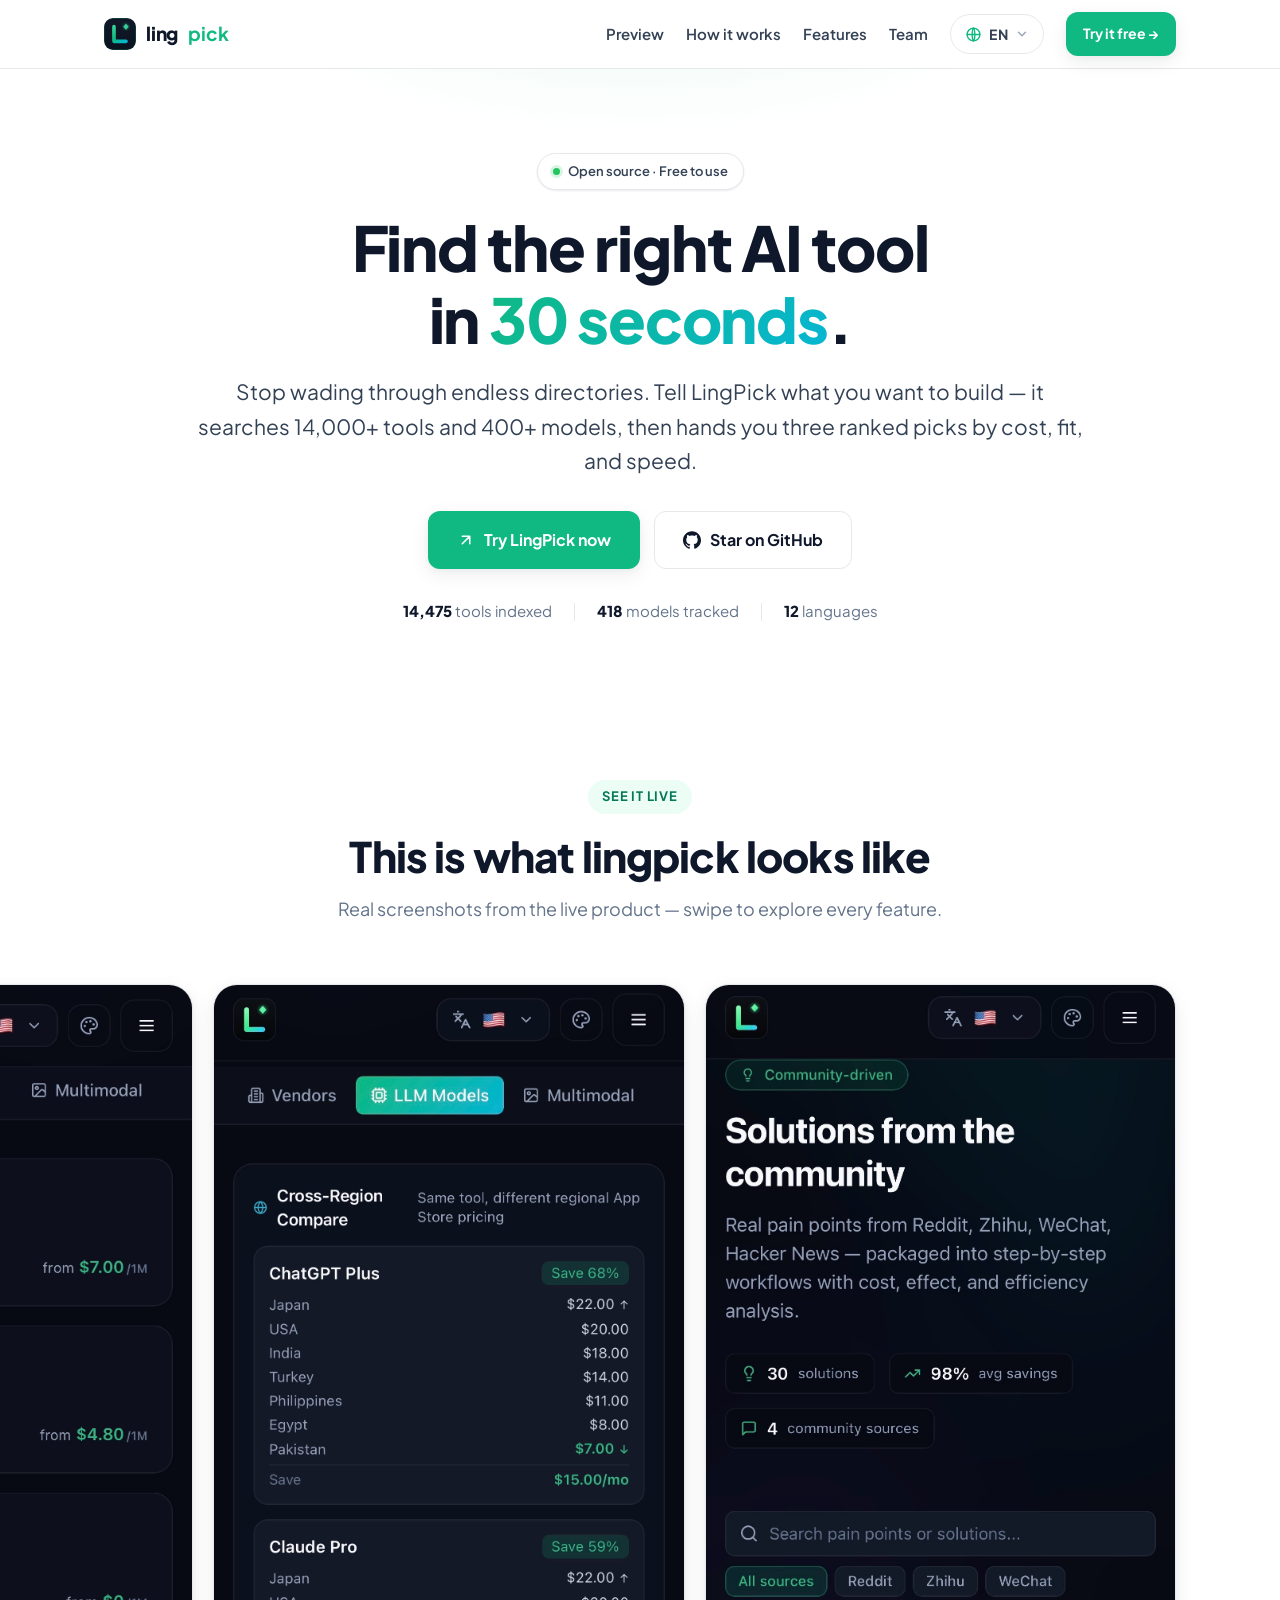
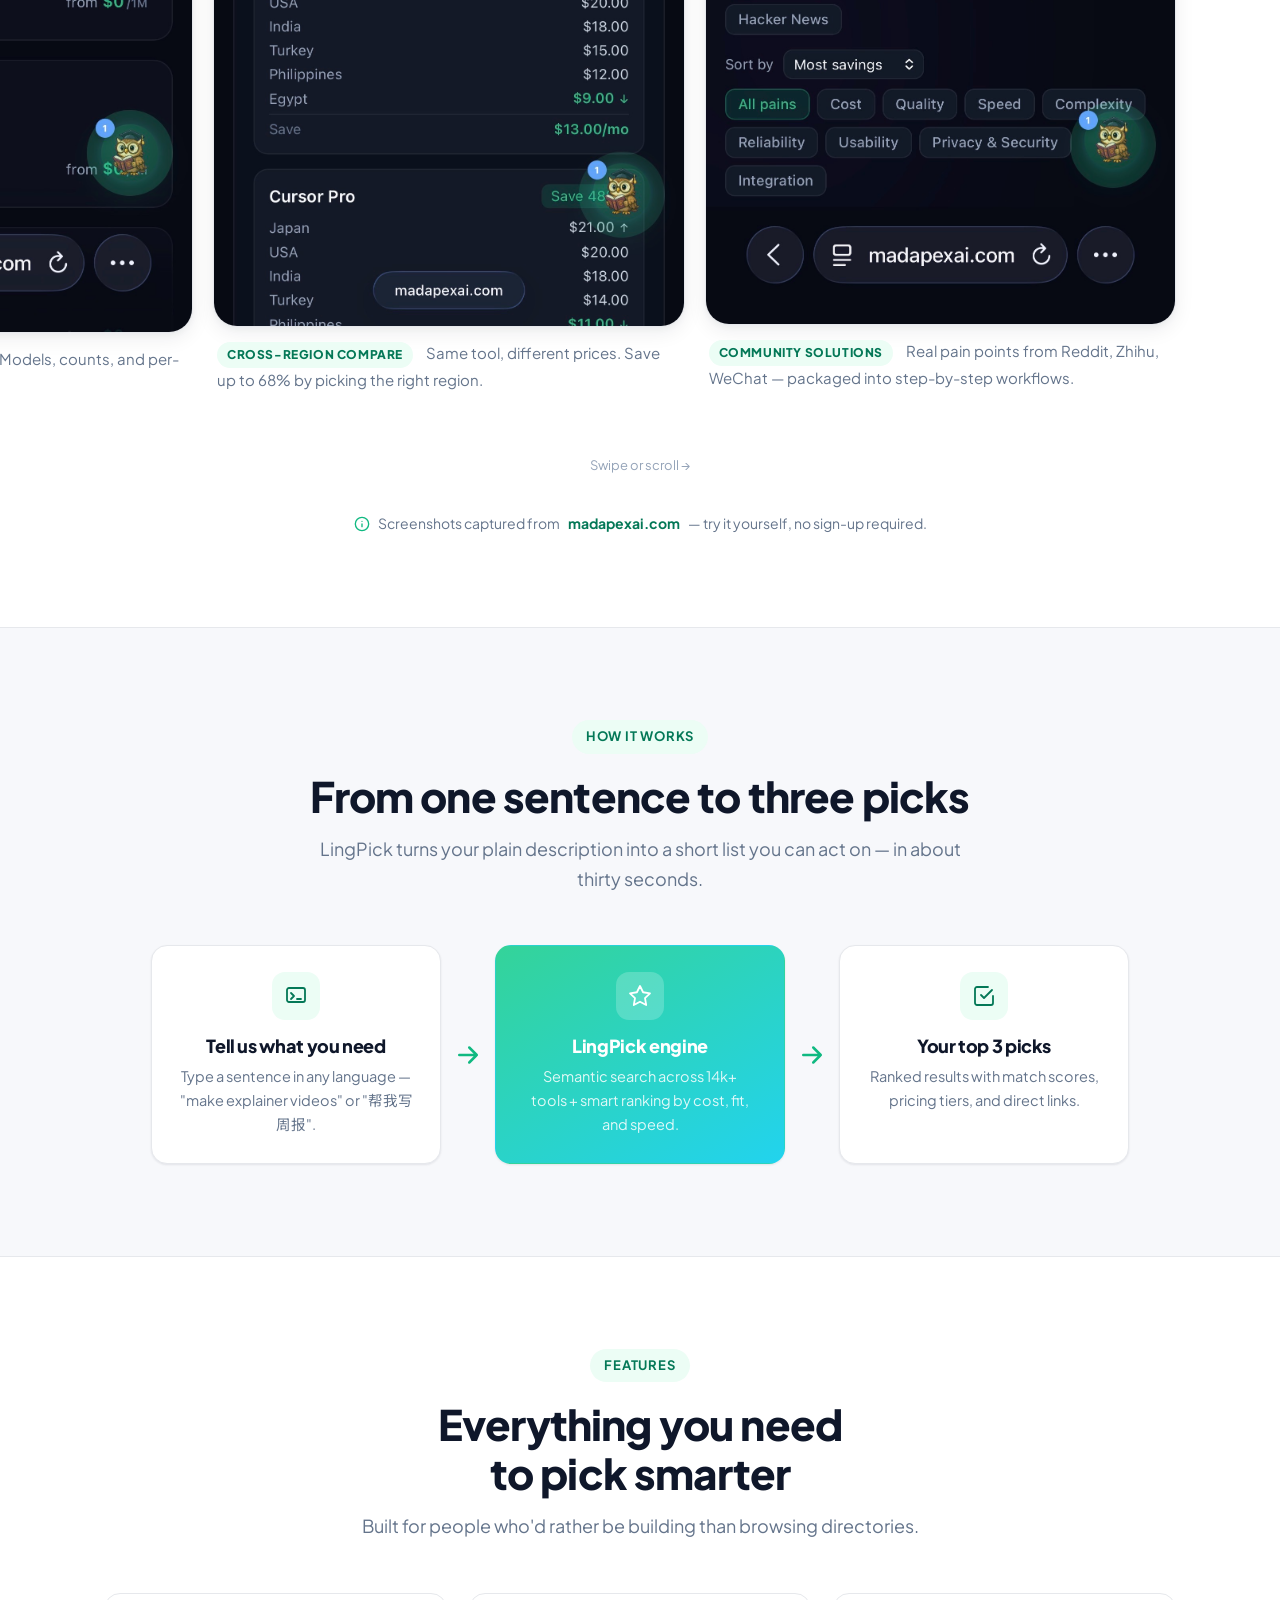
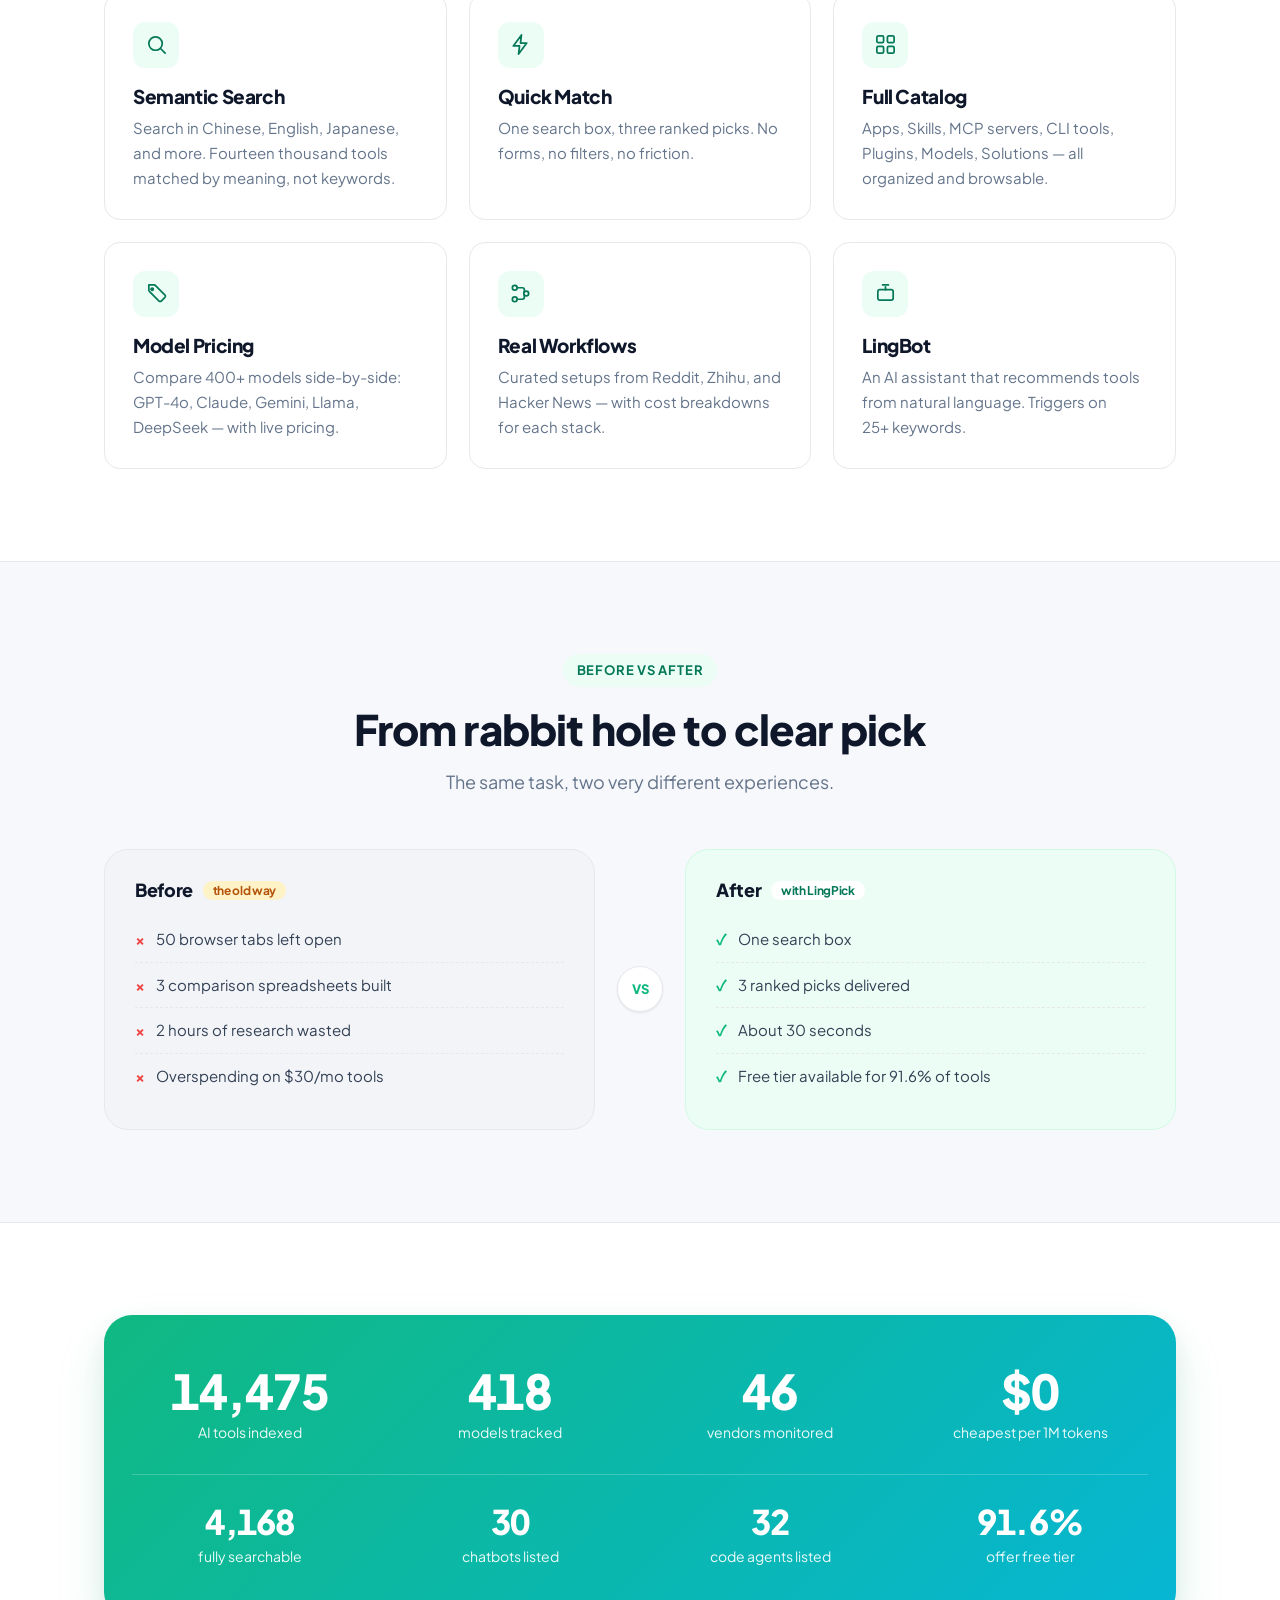
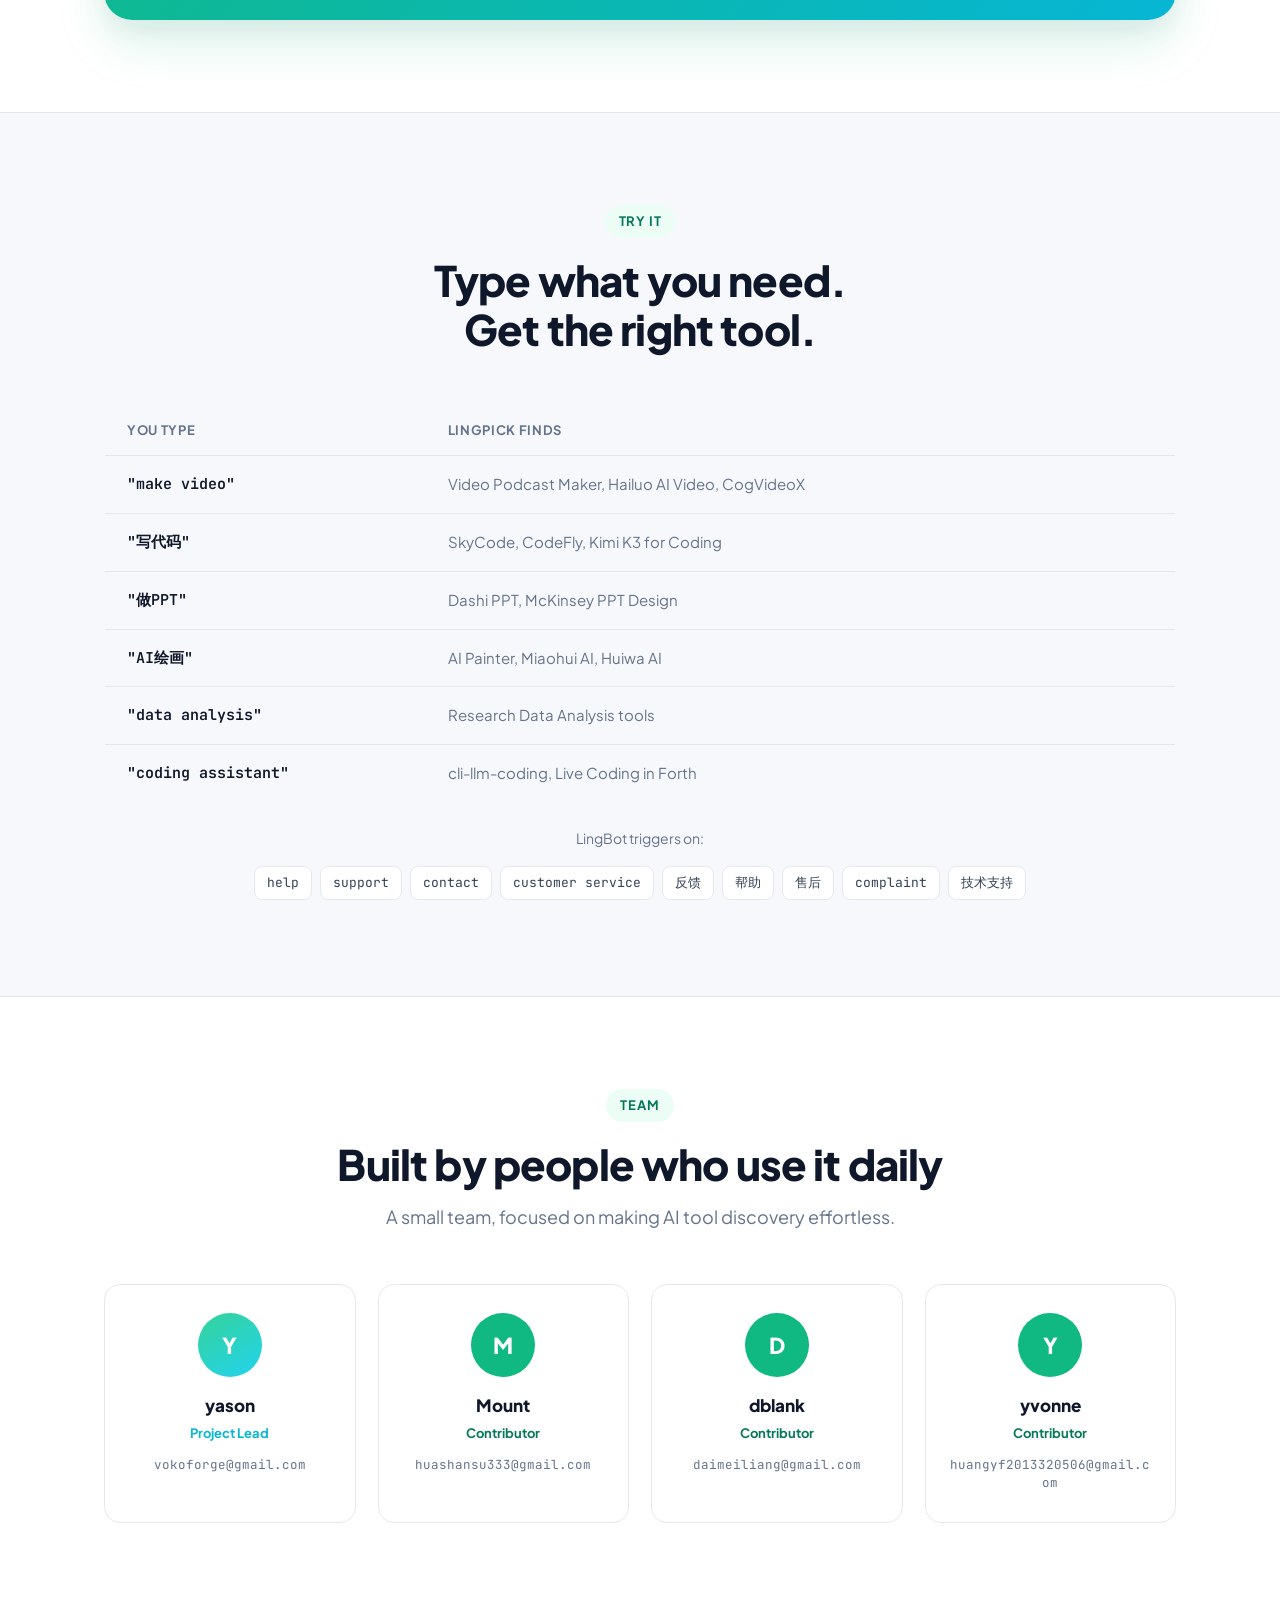
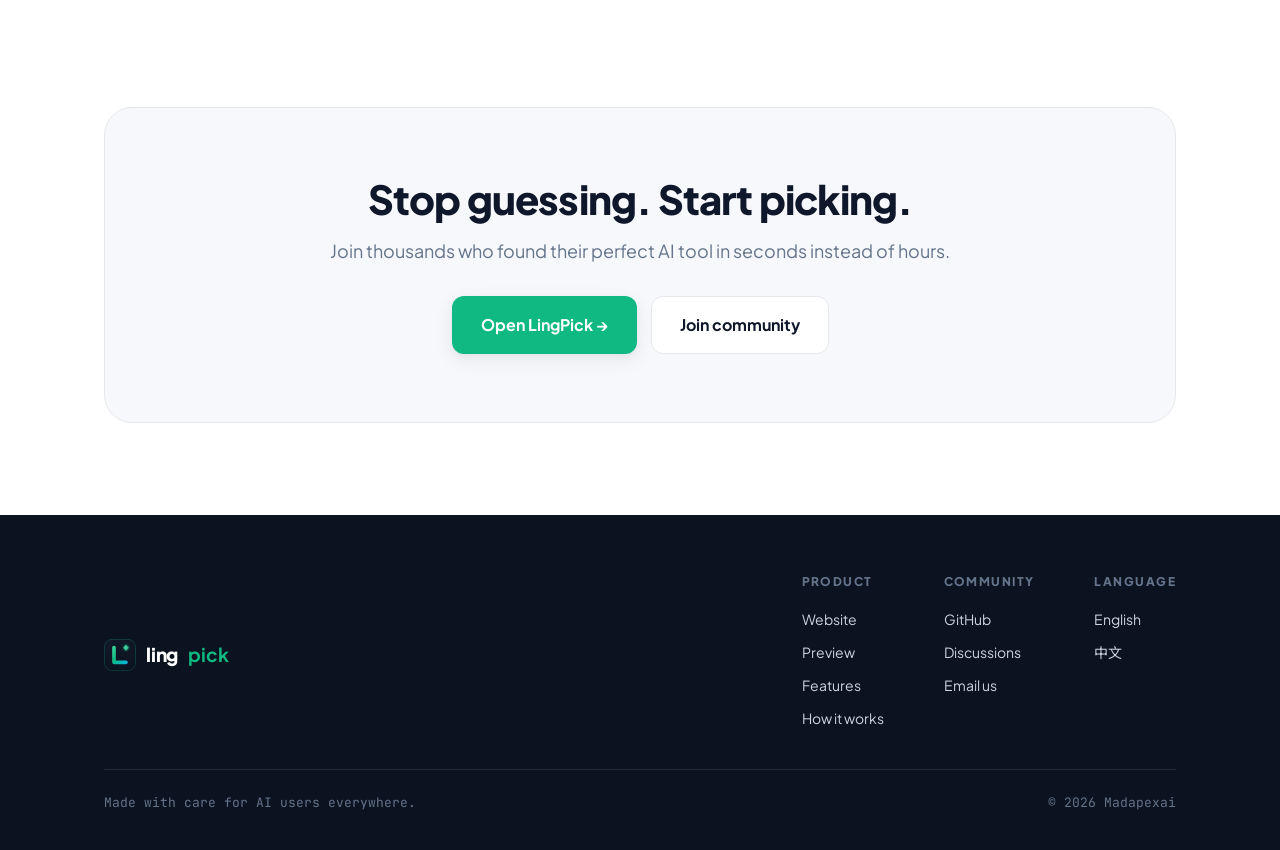
<file: index.html>
<!DOCTYPE html>
<html lang="en">
<head>
  <meta charset="UTF-8" />
  <meta name="viewport" content="width=device-width, initial-scale=1.0" />
  <title>LingPick — The AI Tool Decision Engine</title>
  <meta name="description" content="LingPick helps you find the right AI tool in 30 seconds. Search 14,000+ tools, compare 400+ model prices, and get ranked picks by cost, fit, and speed." />
  <meta name="keywords" content="AI tools, AI directory, model pricing, Claude, GPT-4, Gemini, DeepSeek, AI agent, LingPick" />
  <meta name="author" content="Madapexai" />
  <meta name="color-scheme" content="light" />

  <meta property="og:type" content="website" />
  <meta property="og:site_name" content="LingPick" />
  <meta property="og:title" content="LingPick — The AI Tool Decision Engine" />
  <meta property="og:description" content="14,000+ AI tools. 30 seconds. Your perfect match. Find the right AI tool without the research rabbit hole." />
  <meta property="og:url" content="https://madapexai.github.io/lingpick/" />
  <meta property="og:image" content="https://madapexai.github.io/lingpick/assets/img/gallery-hero.jpg" />
  <meta property="og:locale" content="en_US" />
  <meta name="twitter:card" content="summary_large_image" />
  <meta name="twitter:title" content="LingPick — The AI Tool Decision Engine" />
  <meta name="twitter:description" content="14,000+ AI tools. 30 seconds. Your perfect match." />
  <meta name="twitter:image" content="https://madapexai.github.io/lingpick/assets/img/gallery-hero.jpg" />
  <link rel="canonical" href="https://madapexai.github.io/lingpick/" />
  <link rel="icon" type="image/svg+xml" href="./assets/img/logo.svg" />

  <link rel="preconnect" href="https://fonts.googleapis.com" />
  <link rel="preconnect" href="https://fonts.gstatic.com" crossorigin />
  <link href="https://fonts.googleapis.com/css2?family=Plus+Jakarta+Sans:wght@400;500;600;700;800&family=Noto+Sans+SC:wght@400;500;700&family=JetBrains+Mono:wght@400;500&display=swap" rel="stylesheet" />
  <link rel="stylesheet" href="./assets/css/style.css" />
</head>
<body>
  <a class="skip-link" href="#main">Skip to content</a>

  <!-- Nav -->
  <header class="nav">
    <div class="container nav-inner">
      <a class="brand" href="./index.html" aria-label="lingpick home">
        <img src="./assets/img/logo.svg" alt="" width="32" height="32" aria-hidden="true" />
        ling<b>pick</b>
      </a>
      <nav class="nav-links" aria-label="Primary navigation">
        <a class="link" href="#showcase">Preview</a>
        <a class="link" href="#how">How it works</a>
        <a class="link" href="#features">Features</a>
        <a class="link" href="#team">Team</a>
        <div class="lang-wrap">
          <button class="lang-btn" type="button" aria-haspopup="true" aria-expanded="false" aria-label="Switch language">
            <svg class="globe" viewBox="0 0 24 24" fill="none" stroke="currentColor" stroke-width="2" stroke-linecap="round" stroke-linejoin="round" aria-hidden="true"><circle cx="12" cy="12" r="9"/><path d="M3 12h18M12 3c2.5 2.7 2.5 15.3 0 18M12 3c-2.5 2.7-2.5 15.3 0 18"/></svg>
            <span class="label">EN</span>
            <svg class="chev" viewBox="0 0 24 24" fill="none" stroke="currentColor" stroke-width="2.2" stroke-linecap="round" stroke-linejoin="round" aria-hidden="true"><path d="M6 9l6 6 6-6"/></svg>
          </button>
          <div class="lang-menu" role="menu">
            <a href="./index.html" class="active" role="menuitem">English <span class="tick" aria-hidden="true"></span></a>
            <a href="./zh.html" role="menuitem">简体中文</a>
          </div>
        </div>
        <a class="btn btn-primary btn-sm" href="https://madapexai.com" target="_blank" rel="noopener">Try it free →</a>
      </nav>
    </div>
  </header>

  <main id="main">

    <!-- ===== HERO ===== -->
    <section class="hero">
      <div class="container">
        <div class="hero-badge reveal"><span></span> Open source · Free to use</div>
        <h1 class="reveal">Find the right AI tool<br/>in <em>30 seconds</em>.</h1>
        <p class="lede reveal">Stop wading through endless directories. Tell LingPick what you want to build — it searches 14,000+ tools and 400+ models, then hands you three ranked picks by cost, fit, and speed.</p>

        <div class="hero-actions reveal">
          <a class="btn btn-primary btn-lg" href="https://madapexai.com" target="_blank" rel="noopener">
            <svg width="18" height="18" viewBox="0 0 24 24" fill="none" stroke="currentColor" stroke-width="2" stroke-linecap="round" stroke-linejoin="round" aria-hidden="true"><path d="M7 17l9.2-9.2M17 17V7H7"/></svg>
            Try LingPick now
          </a>
          <a class="btn btn-ghost btn-lg" href="https://github.com/Madapexai/lingpick" target="_blank" rel="noopener">
            <svg width="18" height="18" viewBox="0 0 24 24" fill="currentColor" aria-hidden="true"><path d="M12 .297c-6.63 0-12 5.373-12 12 0 5.303 3.438 9.8 8.205 11.385.6.113.82-.258.82-.577 0-.285-.01-1.04-.015-2.04-3.338.724-4.042-1.61-4.042-1.61C4.422 18.07 3.633 17.7 3.633 17.7c-1.087-.744.084-.729.084-.729 1.205.084 1.838 1.236 1.838 1.236 1.07 1.835 2.809 1.305 3.495.998.108-.776.417-1.305.76-1.605-2.665-.3-5.466-1.332-5.466-5.93 0-1.31.465-2.38 1.235-3.22-.135-.303-.54-1.523.105-3.176 0 0 1.005-.322 3.3 1.23.96-.267 1.98-.399 3-.405 1.02.006 2.04.138 3 .405 2.28-1.552 3.285-1.23 3.285-1.23.645 1.653.24 2.873.12 3.176.765.84 1.23 1.91 1.23 3.22 0 4.61-2.805 5.625-5.475 5.92.42.36.81 1.096.81 2.22 0 1.606-.015 2.896-.015 3.286 0 .315.21.69.825.57C20.565 22.092 24 17.592 24 12.297c0-6.627-5.373-12-12-12"/></svg>
            Star on GitHub
          </a>
        </div>

        <div class="hero-stats reveal">
          <span><strong>14,475</strong> tools indexed</span>
          <span class="sep"></span>
          <span><strong>418</strong> models tracked</span>
          <span class="sep"></span>
          <span><strong>12</strong> languages</span>
        </div>
      </div>
    </section>

    <!-- ===== PRODUCT SHOWCASE (H5 scroll gallery) ===== -->
    <section id="showcase" class="showcase">
      <div class="container">
        <div class="section-head reveal">
          <span class="eyebrow">See it live</span>
          <h2>This is what lingpick looks like</h2>
          <p>Real screenshots from the live product — swipe to explore every feature.</p>
        </div>
      </div>
      <div class="shot-scroll reveal" id="shotScroll">
        <div class="shot-track">
          <figure class="shot-slide">
            <div class="shot-frame">
              <img src="./assets/img/gallery-hero.jpg" alt="lingpick home — AI Tool Selection Assistant, search bar and catalog categories" loading="lazy" width="1179" height="2403" />
            </div>
            <figcaption>
              <span class="cap-label">Home</span>
              Stop overpaying for AI tools. Find the cheapest one that works.
            </figcaption>
          </figure>
          <figure class="shot-slide">
            <div class="shot-frame">
              <img src="./assets/img/gallery-match.jpg" alt="lingpick Quick Match results — Top 5 Picks Today with DeepSeek Chat as #1" loading="lazy" width="1179" height="2403" />
            </div>
            <figcaption>
              <span class="cap-label">Quick Match</span>
              One search, ranked picks by cost, fit, and speed.
            </figcaption>
          </figure>
          <figure class="shot-slide">
            <div class="shot-frame">
              <img src="./assets/img/gallery-vendors.jpg" alt="lingpick Vendors page — OpenAI, Anthropic, DeepSeek, Meta with model counts and pricing" loading="lazy" width="1179" height="2403" />
            </div>
            <figcaption>
              <span class="cap-label">Vendors</span>
              46+ vendors monitored. Models, counts, and per-1M-token pricing at a glance.
            </figcaption>
          </figure>
          <figure class="shot-slide">
            <div class="shot-frame">
              <img src="./assets/img/gallery-compare.jpg" alt="lingpick Cross-Region Compare — ChatGPT Plus, Claude Pro, Cursor Pro pricing across countries" loading="lazy" width="1179" height="2403" />
            </div>
            <figcaption>
              <span class="cap-label">Cross-Region Compare</span>
              Same tool, different prices. Save up to 68% by picking the right region.
            </figcaption>
          </figure>
          <figure class="shot-slide">
            <div class="shot-frame">
              <img src="./assets/img/gallery-community.jpg" alt="lingpick Community-driven Solutions from Reddit, Zhihu, WeChat, Hacker News" loading="lazy" width="1179" height="2403" />
            </div>
            <figcaption>
              <span class="cap-label">Community Solutions</span>
              Real pain points from Reddit, Zhihu, WeChat — packaged into step-by-step workflows.
            </figcaption>
          </figure>
        </div>
      </div>
      <div class="container">
        <p class="scroll-hint reveal">Swipe or scroll →</p>
        <p class="showcase-note reveal">
          <svg width="16" height="16" viewBox="0 0 24 24" fill="none" stroke="currentColor" stroke-width="2" stroke-linecap="round" stroke-linejoin="round" aria-hidden="true"><circle cx="12" cy="12" r="10"/><path d="M12 16v-4M12 8h.01"/></svg>
          Screenshots captured from <a href="https://madapexai.com" target="_blank" rel="noopener">madapexai.com</a> — try it yourself, no sign-up required.
        </p>
      </div>
    </section>

    <!-- ===== HOW IT WORKS ===== -->
    <section id="how" class="alt-bg">
      <div class="container">
        <div class="section-head reveal">
          <span class="eyebrow">How it works</span>
          <h2>From one sentence to three picks</h2>
          <p>LingPick turns your plain description into a short list you can act on — in about thirty seconds.</p>
        </div>
        <div class="pipeline reveal">
          <div class="pipe-node">
            <div class="ico" aria-hidden="true">
              <svg viewBox="0 0 24 24" fill="none" stroke="currentColor" stroke-width="1.8" stroke-linecap="round" stroke-linejoin="round"><rect x="3" y="4" width="18" height="14" rx="2"/><path d="M7 9l3 3-3 3M13 15h4"/></svg>
            </div>
            <h3>Tell us what you need</h3>
            <p>Type a sentence in any language — "make explainer videos" or "帮我写周报".</p>
          </div>
          <div class="pipe-arrow" aria-hidden="true"><svg viewBox="0 0 24 24" fill="none" stroke="currentColor" stroke-width="2" stroke-linecap="round" stroke-linejoin="round"><path d="M5 12h14M13 6l6 6-6 6"/></svg></div>
          <div class="pipe-node accent">
            <div class="ico" aria-hidden="true">
              <svg viewBox="0 0 24 24" fill="none" stroke="currentColor" stroke-width="1.8" stroke-linecap="round" stroke-linejoin="round"><path d="M12 2l3.09 6.26L22 9.27l-5 4.87 1.18 6.88L12 17.77l-6.18 3.25L7 14.14 2 9.27l6.91-1.01L12 2z"/></svg>
            </div>
            <h3>LingPick engine</h3>
            <p>Semantic search across 14k+ tools + smart ranking by cost, fit, and speed.</p>
          </div>
          <div class="pipe-arrow" aria-hidden="true"><svg viewBox="0 0 24 24" fill="none" stroke="currentColor" stroke-width="2" stroke-linecap="round" stroke-linejoin="round"><path d="M5 12h14M13 6l6 6-6 6"/></svg></div>
          <div class="pipe-node">
            <div class="ico" aria-hidden="true">
              <svg viewBox="0 0 24 24" fill="none" stroke="currentColor" stroke-width="1.8" stroke-linecap="round" stroke-linejoin="round"><path d="M9 11l3 3 8-8"/><path d="M21 12v7a2 2 0 0 1-2 2H5a2 2 0 0 1-2-2V5a2 2 0 0 1 2-2h11"/></svg>
            </div>
            <h3>Your top 3 picks</h3>
            <p>Ranked results with match scores, pricing tiers, and direct links.</p>
          </div>
        </div>
      </div>
    </section>

    <!-- ===== FEATURES ===== -->
    <section id="features">
      <div class="container">
        <div class="section-head reveal">
          <span class="eyebrow">Features</span>
          <h2>Everything you need to pick smarter</h2>
          <p>Built for people who'd rather be building than browsing directories.</p>
        </div>
        <div class="features-grid">
          <article class="card reveal">
            <div class="ico" aria-hidden="true"><svg viewBox="0 0 24 24" fill="none" stroke="currentColor" stroke-width="1.8" stroke-linecap="round" stroke-linejoin="round"><circle cx="11" cy="11" r="7"/><path d="M21 21l-4.3-4.3"/></svg></div>
            <h3>Semantic Search</h3>
            <p>Search in Chinese, English, Japanese, and more. Fourteen thousand tools matched by meaning, not keywords.</p>
          </article>
          <article class="card reveal">
            <div class="ico" aria-hidden="true"><svg viewBox="0 0 24 24" fill="none" stroke="currentColor" stroke-width="1.8" stroke-linecap="round" stroke-linejoin="round"><path d="M13 2L4.5 13.5H11l-1 8.5 8.5-11.5H12l1-8.5z"/></svg></div>
            <h3>Quick Match</h3>
            <p>One search box, three ranked picks. No forms, no filters, no friction.</p>
          </article>
          <article class="card reveal">
            <div class="ico" aria-hidden="true"><svg viewBox="0 0 24 24" fill="none" stroke="currentColor" stroke-width="1.8" stroke-linecap="round" stroke-linejoin="round"><rect x="3" y="3" width="7" height="7" rx="1.5"/><rect x="14" y="3" width="7" height="7" rx="1.5"/><rect x="3" y="14" width="7" height="7" rx="1.5"/><rect x="14" y="14" width="7" height="7" rx="1.5"/></svg></div>
            <h3>Full Catalog</h3>
            <p>Apps, Skills, MCP servers, CLI tools, Plugins, Models, Solutions — all organized and browsable.</p>
          </article>
          <article class="card reveal">
            <div class="ico" aria-hidden="true"><svg viewBox="0 0 24 24" fill="none" stroke="currentColor" stroke-width="1.8" stroke-linecap="round" stroke-linejoin="round"><path d="M20.6 13.4 11 3.8A2 2 0 0 0 9.6 3H4v5.6a2 2 0 0 0 .8 1.4l9.6 9.6a2 2 0 0 0 2.8 0l3.6-3.6a2 2 0 0 0 0-2.6z"/><circle cx="7.5" cy="7.5" r="1.2" fill="currentColor"/></svg></div>
            <h3>Model Pricing</h3>
            <p>Compare 400+ models side-by-side: GPT-4o, Claude, Gemini, Llama, DeepSeek — with live pricing.</p>
          </article>
          <article class="card reveal">
            <div class="ico" aria-hidden="true"><svg viewBox="0 0 24 24" fill="none" stroke="currentColor" stroke-width="1.8" stroke-linecap="round" stroke-linejoin="round"><circle cx="6" cy="6" r="2.5"/><circle cx="6" cy="18" r="2.5"/><circle cx="18" cy="12" r="2.5"/><path d="M8.5 6H14a2 2 0 0 1 2 2v2.5M8.5 18H14a2 2 0 0 0 2-2v-2.5"/></svg></div>
            <h3>Real Workflows</h3>
            <p>Curated setups from Reddit, Zhihu, and Hacker News — with cost breakdowns for each stack.</p>
          </article>
          <article class="card reveal">
            <div class="ico" aria-hidden="true"><svg viewBox="0 0 24 24" fill="none" stroke="currentColor" stroke-width="1.8" stroke-linecap="round" stroke-linejoin="round"><rect x="4" y="8" width="16" height="11" rx="2"/><path d="M12 8V5M9 3h6"/></svg></div>
            <h3>LingBot</h3>
            <p>An AI assistant that recommends tools from natural language. Triggers on 25+ keywords.</p>
          </article>
        </div>
      </div>
    </section>

    <!-- ===== BEFORE / AFTER ===== -->
    <section class="alt-bg">
      <div class="container">
        <div class="section-head reveal">
          <span class="eyebrow">Before vs After</span>
          <h2>From rabbit hole to clear pick</h2>
          <p>The same task, two very different experiences.</p>
        </div>
        <div class="compare reveal">
          <div class="panel before">
            <h3>Before <span class="tag tag-warn">the old way</span></h3>
            <ul>
              <li><span class="x" aria-hidden="true">×</span> 50 browser tabs left open</li>
              <li><span class="x" aria-hidden="true">×</span> 3 comparison spreadsheets built</li>
              <li><span class="x" aria-hidden="true">×</span> 2 hours of research wasted</li>
              <li><span class="x" aria-hidden="true">×</span> Overspending on $30/mo tools</li>
            </ul>
          </div>
          <div class="compare-vs" aria-hidden="true">VS</div>
          <div class="panel after">
            <h3>After <span class="tag tag-good">with LingPick</span></h3>
            <ul>
              <li><span class="check" aria-hidden="true">✓</span> One search box</li>
              <li><span class="check" aria-hidden="true">✓</span> 3 ranked picks delivered</li>
              <li><span class="check" aria-hidden="true">✓</span> About 30 seconds</li>
              <li><span class="check" aria-hidden="true">✓</span> Free tier available for 91.6% of tools</li>
            </ul>
          </div>
        </div>
      </div>
    </section>

    <!-- ===== STATS ===== -->
    <section>
      <div class="container">
        <div class="stats-band reveal">
          <div class="stats-row">
            <div class="stat"><span class="num">14,475</span><span class="label">AI tools indexed</span></div>
            <div class="stat"><span class="num">418</span><span class="label">models tracked</span></div>
            <div class="stat"><span class="num">46</span><span class="label">vendors monitored</span></div>
            <div class="stat"><span class="num">$0</span><span class="label">cheapest per 1M tokens</span></div>
          </div>
          <div class="stats-divider"></div>
          <div class="stats-row stats-row-sm">
            <div class="stat"><span class="num">4,168</span><span class="label">fully searchable</span></div>
            <div class="stat"><span class="num">30</span><span class="label">chatbots listed</span></div>
            <div class="stat"><span class="num">32</span><span class="label">code agents listed</span></div>
            <div class="stat"><span class="num">91.6%</span><span class="label">offer free tier</span></div>
          </div>
        </div>
      </div>
    </section>

    <!-- ===== EXAMPLES ===== -->
    <section id="examples" class="alt-bg">
      <div class="container">
        <div class="section-head reveal">
          <span class="eyebrow">Try it</span>
          <h2>Type what you need. Get the right tool.</h2>
        </div>
        <div class="reveal">
          <table class="ex-table">
            <thead><tr><th scope="col">You type</th><th scope="col">LingPick finds</th></tr></thead>
            <tbody>
              <tr><td class="q">"make video"</td><td class="a">Video Podcast Maker, Hailuo AI Video, CogVideoX</td></tr>
              <tr><td class="q">"写代码"</td><td class="a">SkyCode, CodeFly, Kimi K3 for Coding</td></tr>
              <tr><td class="q">"做PPT"</td><td class="a">Dashi PPT, McKinsey PPT Design</td></tr>
              <tr><td class="q">"AI绘画"</td><td class="a">AI Painter, Miaohui AI, Huiwa AI</td></tr>
              <tr><td class="q">"data analysis"</td><td class="a">Research Data Analysis tools</td></tr>
              <tr><td class="q">"coding assistant"</td><td class="a">cli-llm-coding, Live Coding in Forth</td></tr>
            </tbody>
          </table>
        </div>
        <div class="keywords reveal">
          <p class="kw-label">LingBot triggers on:</p>
          <span class="k">help</span><span class="k">support</span><span class="k">contact</span><span class="k">customer service</span><span class="k">反馈</span><span class="k">帮助</span><span class="k">售后</span><span class="k">complaint</span><span class="k">技术支持</span>
        </div>
      </div>
    </section>

    <!-- ===== TEAM ===== -->
    <section id="team">
      <div class="container">
        <div class="section-head reveal">
          <span class="eyebrow">Team</span>
          <h2>Built by people who use it daily</h2>
          <p>A small team, focused on making AI tool discovery effortless.</p>
        </div>
        <div class="team-grid reveal">
          <div class="member lead">
            <div class="avatar" aria-hidden="true">Y</div>
            <div class="name">yason</div>
            <div class="role">Project Lead</div>
            <a class="gh" href="mailto:vokoforge@gmail.com">vokoforge@gmail.com</a>
          </div>
          <div class="member">
            <div class="avatar" aria-hidden="true">M</div>
            <div class="name">Mount</div>
            <div class="role">Contributor</div>
            <a class="gh" href="mailto:huashansu333@gmail.com">huashansu333@gmail.com</a>
          </div>
          <div class="member">
            <div class="avatar" aria-hidden="true">D</div>
            <div class="name">dblank</div>
            <div class="role">Contributor</div>
            <a class="gh" href="mailto:daimeiliang@gmail.com">daimeiliang@gmail.com</a>
          </div>
          <div class="member">
            <div class="avatar" aria-hidden="true">Y</div>
            <div class="name">yvonne</div>
            <div class="role">Contributor</div>
            <a class="gh" href="mailto:huangyf2013320506@gmail.com">huangyf2013320506@gmail.com</a>
          </div>
        </div>
      </div>
    </section>

    <!-- ===== CTA ===== -->
    <section class="cta-section">
      <div class="container">
        <div class="cta-box reveal">
          <h2>Stop guessing. Start picking.</h2>
          <p>Join thousands who found their perfect AI tool in seconds instead of hours.</p>
          <div class="cta-buttons">
            <a class="btn btn-primary btn-lg" href="https://madapexai.com" target="_blank" rel="noopener">Open LingPick →</a>
            <a class="btn btn-ghost btn-lg" href="https://github.com/Madapexai/lingpick/discussions" target="_blank" rel="noopener">Join community</a>
          </div>
        </div>
      </div>
    </section>

  </main>

  <!-- Footer -->
  <footer class="footer">
    <div class="container">
      <div class="footer-top">
        <a class="brand" href="./index.html"><img src="./assets/img/logo.svg" alt="" width="28" height="28" aria-hidden="true" /> ling<b>pick</b></a>
        <div class="footer-cols">
          <div class="fcol">
            <h4>Product</h4>
            <a href="https://madapexai.com" target="_blank" rel="noopener">Website</a>
            <a href="#showcase">Preview</a>
            <a href="#features">Features</a>
            <a href="#how">How it works</a>
          </div>
          <div class="fcol">
            <h4>Community</h4>
            <a href="https://github.com/Madapexai/lingpick" target="_blank" rel="noopener">GitHub</a>
            <a href="https://github.com/Madapexai/lingpick/discussions" target="_blank" rel="noopener">Discussions</a>
            <a href="mailto:contact@madapexai.com">Email us</a>
          </div>
          <div class="fcol">
            <h4>Language</h4>
            <a href="./index.html">English</a>
            <a href="./zh.html">中文</a>
          </div>
        </div>
      </div>
      <div class="footer-rule"></div>
      <div class="footer-bottom">
        <span>Made with care for AI users everywhere.</span>
        <span>&copy; 2026 Madapexai</span>
      </div>
    </div>
  </footer>

  <script src="./assets/js/main.js"></script>
</body>
</html>
</file>
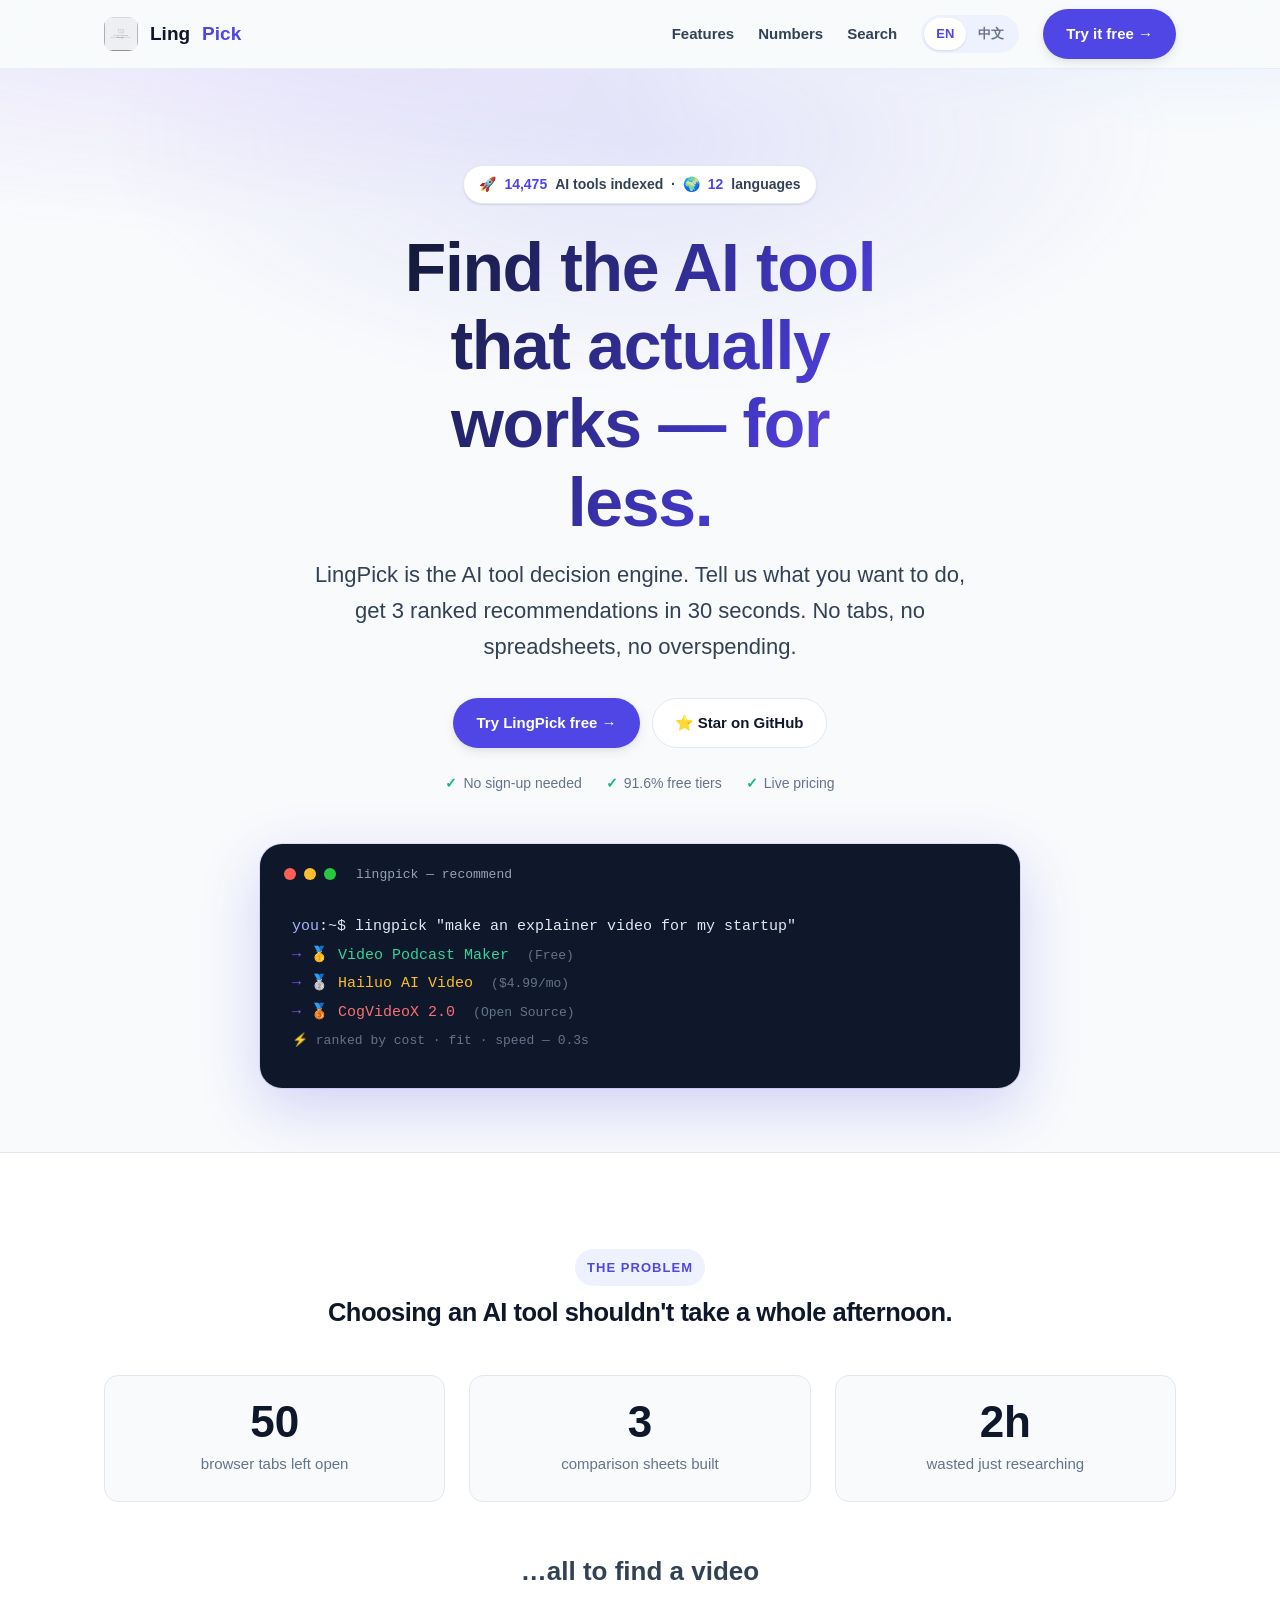
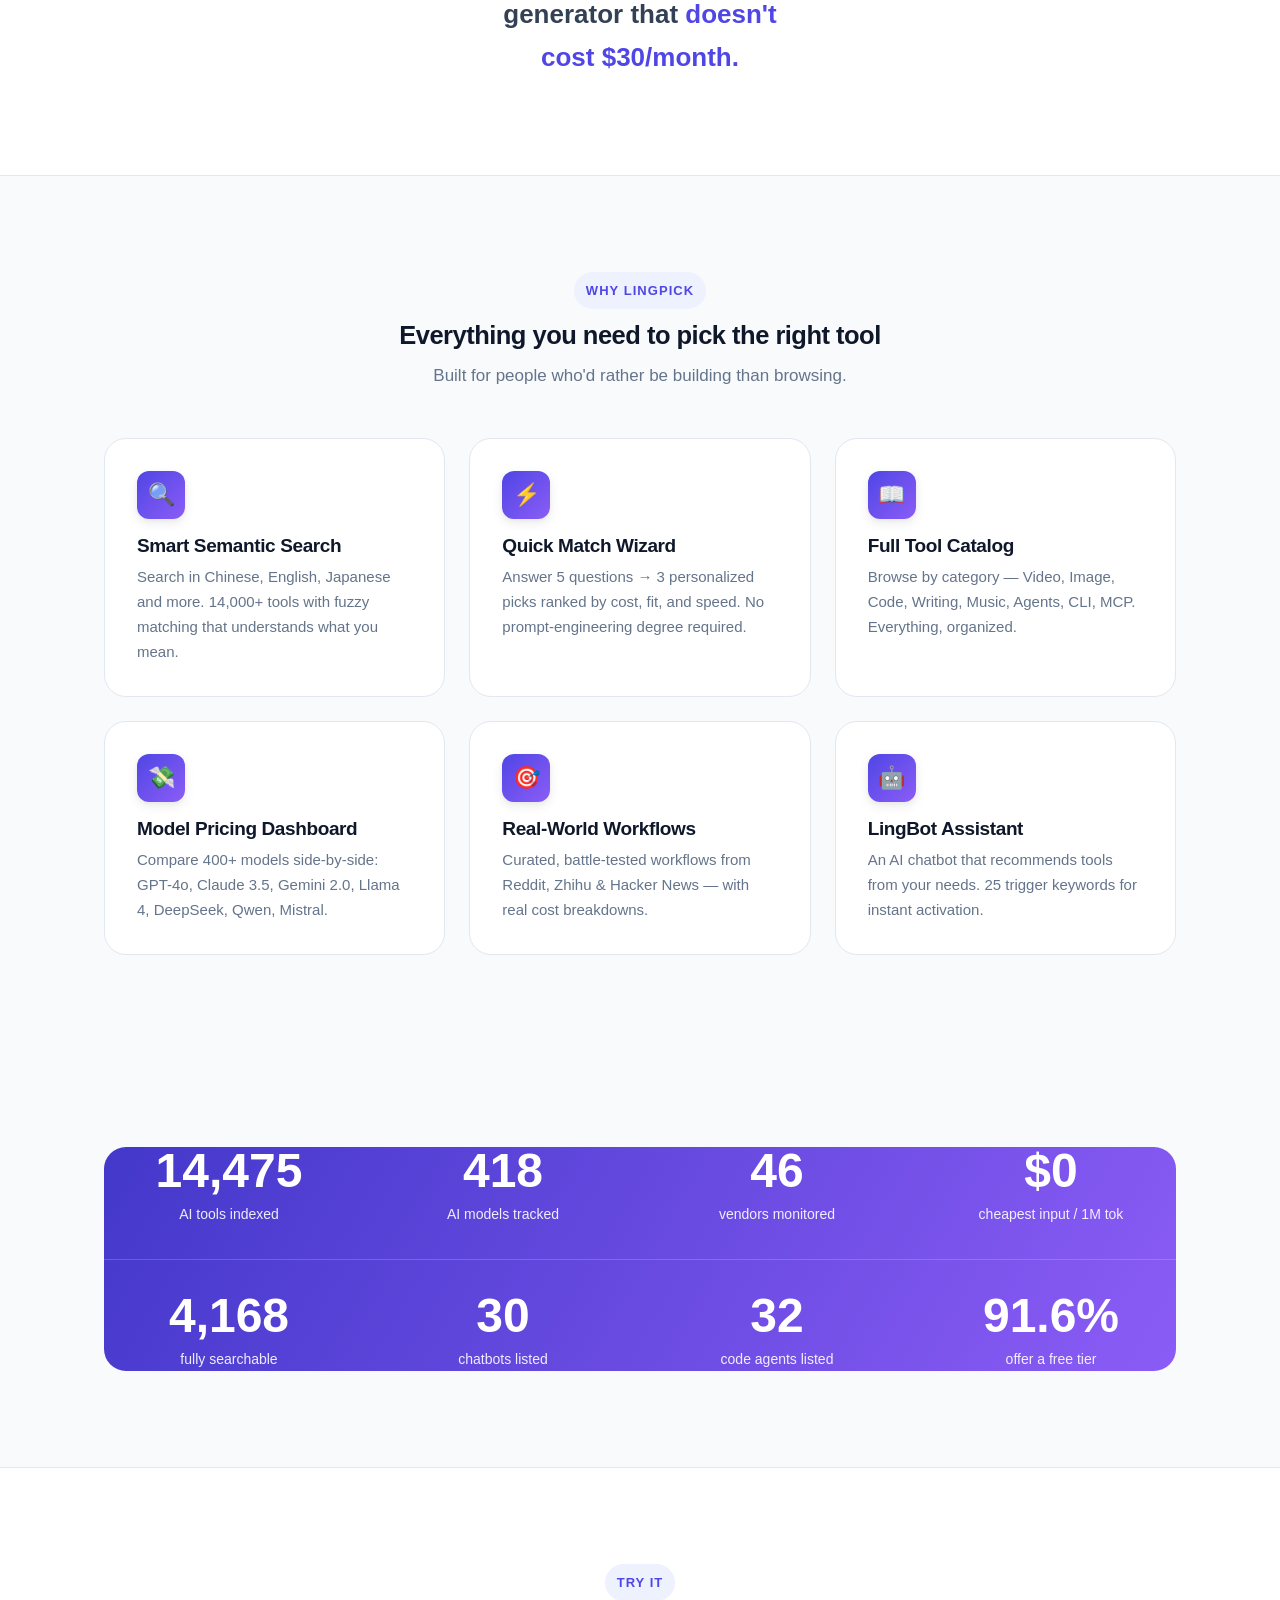
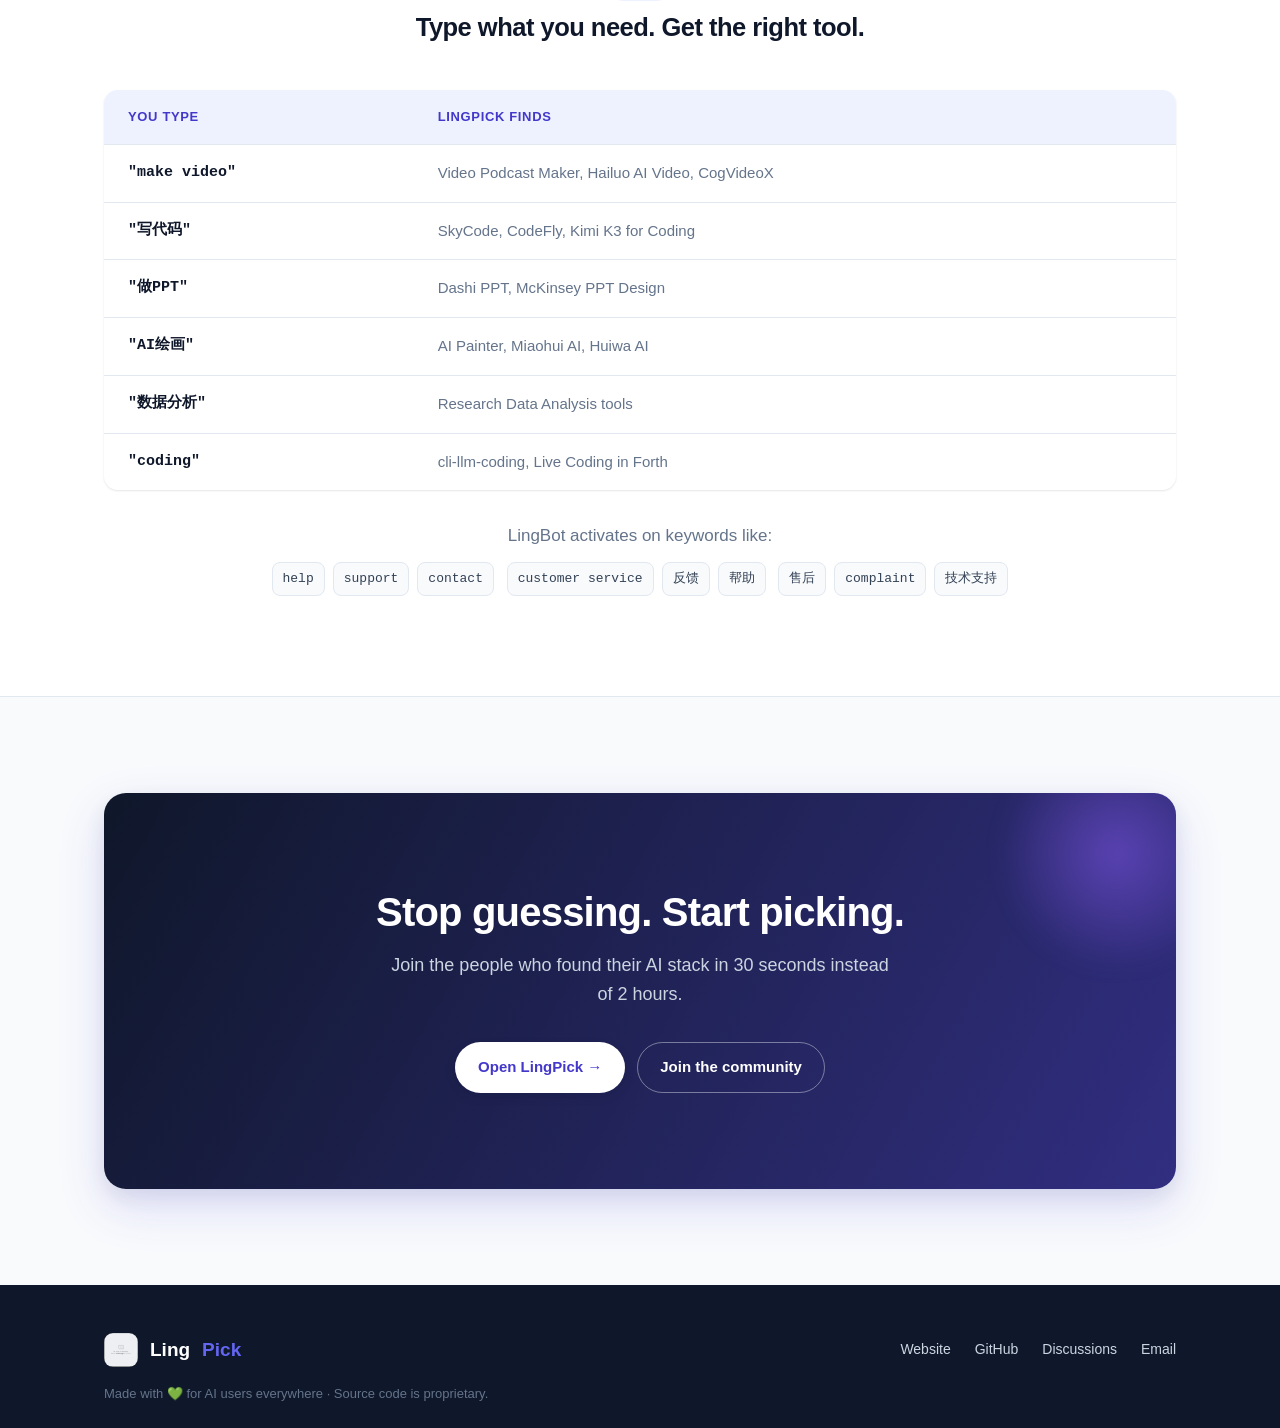
<file: docs/index.html>
<!DOCTYPE html>
<html lang="en">
<head>
  <meta charset="UTF-8" />
  <meta name="viewport" content="width=device-width, initial-scale=1.0" />
  <title>LingPick — The AI Tool Decision Engine</title>
  <meta name="description" content="LingPick helps you find the best, cheapest AI tools in 30 seconds. Search 14,000+ tools, compare 400+ model prices, and get personalized picks ranked by cost, fit, and speed." />
  <meta name="keywords" content="AI tools, AI directory, model pricing, Claude, GPT-4, Gemini, DeepSeek, AI agent, LingPick" />
  <meta name="author" content="Madapexai" />
  <meta name="color-scheme" content="light" />

  <!-- Open Graph -->
  <meta property="og:type" content="website" />
  <meta property="og:site_name" content="LingPick" />
  <meta property="og:title" content="LingPick — The AI Tool Decision Engine" />
  <meta property="og:description" content="14,000+ AI tools. 30 seconds. Your perfect match. Stop overpaying for AI tools." />
  <meta property="og:url" content="https://madapexai.github.io/lingpick/" />
  <meta property="og:image" content="https://madapexai.github.io/lingpick/assets/img/logo.png" />
  <meta property="og:locale" content="en_US" />

  <!-- Twitter Card -->
  <meta name="twitter:card" content="summary_large_image" />
  <meta name="twitter:title" content="LingPick — The AI Tool Decision Engine" />
  <meta name="twitter:description" content="14,000+ AI tools. 30 seconds. Your perfect match." />
  <meta name="twitter:image" content="https://madapexai.github.io/lingpick/assets/img/logo.png" />

  <link rel="canonical" href="https://madapexai.github.io/lingpick/" />
  <link rel="icon" type="image/png" href="./assets/img/logo.png" />
  <link rel="stylesheet" href="./assets/css/style.css" />
</head>
<body>
  <a class="skip-link" href="#main">Skip to content</a>

  <!-- Nav -->
  <header class="nav">
    <div class="container nav-inner">
      <a class="brand" href="./index.html" aria-label="LingPick home">
        <img src="./assets/img/logo.png" alt="LingPick logo" width="34" height="34" />
        Ling<span class="dot">Pick</span>
      </a>
      <nav class="nav-links" aria-label="Primary">
        <a class="link" href="#features">Features</a>
        <a class="link" href="#stats">Numbers</a>
        <a class="link" href="#examples">Search</a>
        <span class="lang-switch" role="group" aria-label="Language">
          <a href="./index.html" class="active" aria-current="page">EN</a>
          <a href="./zh.html">中文</a>
        </span>
        <a class="btn btn-primary" href="https://madapexai.com" target="_blank" rel="noopener">Try it free →</a>
      </nav>
    </div>
  </header>

  <main id="main">
    <!-- Hero -->
    <section class="hero">
      <div class="container">
        <span class="hero-badge reveal">🚀 <b>14,475</b> AI tools indexed &nbsp;·&nbsp; 🌍 <b>12</b> languages</span>
        <h1 class="reveal">Find the AI tool that actually works — for less.</h1>
        <p class="lede reveal">LingPick is the AI tool decision engine. Tell us what you want to do, get 3 ranked recommendations in 30 seconds. No tabs, no spreadsheets, no overspending.</p>
        <div class="hero-cta reveal">
          <a class="btn btn-primary" href="https://madapexai.com" target="_blank" rel="noopener">Try LingPick free →</a>
          <a class="btn btn-ghost" href="https://github.com/Madapexai/lingpick" target="_blank" rel="noopener">⭐ Star on GitHub</a>
        </div>
        <div class="hero-meta reveal">
          <span><span class="ok">✓</span> No sign-up needed</span>
          <span><span class="ok">✓</span> 91.6% free tiers</span>
          <span><span class="ok">✓</span> Live pricing</span>
        </div>

        <!-- Demo terminal -->
        <div class="terminal reveal" aria-label="Example of a LingPick recommendation" role="img">
          <div class="terminal-bar">
            <i class="t-red"></i><i class="t-yellow"></i><i class="t-green"></i>
            <span class="title">lingpick — recommend</span>
          </div>
          <div class="terminal-body">
            <span class="u">you</span>:~$ lingpick "make an explainer video for my startup"<br/>
            <span class="arrow">→</span> <span class="g1">🥇 Video Podcast Maker</span> &nbsp;<span class="note">(Free)</span><br/>
            <span class="arrow">→</span> <span class="g2">🥈 Hailuo AI Video</span> &nbsp;<span class="note">($4.99/mo)</span><br/>
            <span class="arrow">→</span> <span class="g3">🥉 CogVideoX 2.0</span> &nbsp;<span class="note">(Open Source)</span><br/>
            <span class="note">⚡ ranked by cost · fit · speed — 0.3s</span>
          </div>
        </div>
      </div>
    </section>

    <!-- Problem -->
    <section class="problem">
      <div class="container">
        <div class="section-head reveal">
          <span class="eyebrow">The Problem</span>
          <h2 style="margin-top:12px;">Choosing an AI tool shouldn't take a whole afternoon.</h2>
        </div>
        <div class="problem-grid">
          <div class="stat-card reveal"><div class="big">50</div><div class="lbl">browser tabs left open</div></div>
          <div class="stat-card reveal"><div class="big">3</div><div class="lbl">comparison sheets built</div></div>
          <div class="stat-card reveal"><div class="big">2h</div><div class="lbl">wasted just researching</div></div>
        </div>
        <p class="problem-quote reveal">…all to find a video generator that <b>doesn't cost $30/month.</b></p>
      </div>
    </section>

    <!-- Features -->
    <section id="features">
      <div class="container">
        <div class="section-head reveal">
          <span class="eyebrow">Why LingPick</span>
          <h2 style="margin-top:12px;">Everything you need to pick the right tool</h2>
          <p style="color:var(--ink-500);margin-top:12px;">Built for people who'd rather be building than browsing.</p>
        </div>
        <div class="features-grid">
          <article class="feature reveal">
            <div class="ico" aria-hidden="true">🔍</div>
            <h3>Smart Semantic Search</h3>
            <p>Search in Chinese, English, Japanese and more. 14,000+ tools with fuzzy matching that understands what you mean.</p>
          </article>
          <article class="feature reveal">
            <div class="ico" aria-hidden="true">⚡</div>
            <h3>Quick Match Wizard</h3>
            <p>Answer 5 questions → 3 personalized picks ranked by cost, fit, and speed. No prompt-engineering degree required.</p>
          </article>
          <article class="feature reveal">
            <div class="ico" aria-hidden="true">📖</div>
            <h3>Full Tool Catalog</h3>
            <p>Browse by category — Video, Image, Code, Writing, Music, Agents, CLI, MCP. Everything, organized.</p>
          </article>
          <article class="feature reveal">
            <div class="ico" aria-hidden="true">💸</div>
            <h3>Model Pricing Dashboard</h3>
            <p>Compare 400+ models side-by-side: GPT-4o, Claude 3.5, Gemini 2.0, Llama 4, DeepSeek, Qwen, Mistral.</p>
          </article>
          <article class="feature reveal">
            <div class="ico" aria-hidden="true">🎯</div>
            <h3>Real-World Workflows</h3>
            <p>Curated, battle-tested workflows from Reddit, Zhihu & Hacker News — with real cost breakdowns.</p>
          </article>
          <article class="feature reveal">
            <div class="ico" aria-hidden="true">🤖</div>
            <h3>LingBot Assistant</h3>
            <p>An AI chatbot that recommends tools from your needs. 25 trigger keywords for instant activation.</p>
          </article>
        </div>
      </div>
    </section>

    <!-- Stats band -->
    <section id="stats">
      <div class="container">
        <div class="stats-band reveal">
          <div class="grid">
            <div><div class="num">14,475</div><div class="cap">AI tools indexed</div></div>
            <div><div class="num">418</div><div class="cap">AI models tracked</div></div>
            <div><div class="num">46</div><div class="cap">vendors monitored</div></div>
            <div><div class="num">$0</div><div class="cap">cheapest input / 1M tok</div></div>
          </div>
          <div class="row2">
            <div><div class="num">4,168</div><div class="cap">fully searchable</div></div>
            <div><div class="num">30</div><div class="cap">chatbots listed</div></div>
            <div><div class="num">32</div><div class="cap">code agents listed</div></div>
            <div><div class="num">91.6%</div><div class="cap">offer a free tier</div></div>
          </div>
        </div>
      </div>
    </section>

    <!-- Examples -->
    <section id="examples" class="examples">
      <div class="container">
        <div class="section-head reveal">
          <span class="eyebrow">Try it</span>
          <h2 style="margin-top:12px;">Type what you need. Get the right tool.</h2>
        </div>
        <div class="reveal">
          <table class="ex-table">
            <thead>
              <tr><th>You type</th><th>LingPick finds</th></tr>
            </thead>
            <tbody>
              <tr><td class="q">"make video"</td><td class="a">Video Podcast Maker, Hailuo AI Video, CogVideoX</td></tr>
              <tr><td class="q">"写代码"</td><td class="a">SkyCode, CodeFly, Kimi K3 for Coding</td></tr>
              <tr><td class="q">"做PPT"</td><td class="a">Dashi PPT, McKinsey PPT Design</td></tr>
              <tr><td class="q">"AI绘画"</td><td class="a">AI Painter, Miaohui AI, Huiwa AI</td></tr>
              <tr><td class="q">"数据分析"</td><td class="a">Research Data Analysis tools</td></tr>
              <tr><td class="q">"coding"</td><td class="a">cli-llm-coding, Live Coding in Forth</td></tr>
            </tbody>
          </table>
        </div>
        <div class="keywords reveal">
          <p style="color:var(--ink-500);margin-bottom:8px;">LingBot activates on keywords like:</p>
          <span class="k">help</span><span class="k">support</span><span class="k">contact</span>
          <span class="k">customer service</span><span class="k">反馈</span><span class="k">帮助</span>
          <span class="k">售后</span><span class="k">complaint</span><span class="k">技术支持</span>
        </div>
      </div>
    </section>

    <!-- CTA -->
    <section class="cta">
      <div class="container">
        <div class="cta-card reveal">
          <h2>Stop guessing. Start picking.</h2>
          <p>Join the people who found their AI stack in 30 seconds instead of 2 hours.</p>
          <div class="hero-cta">
            <a class="btn btn-primary" href="https://madapexai.com" target="_blank" rel="noopener">Open LingPick →</a>
            <a class="btn btn-ghost" href="https://github.com/Madapexai/lingpick/discussions" target="_blank" rel="noopener">Join the community</a>
          </div>
        </div>
      </div>
    </section>
  </main>

  <footer class="footer">
    <div class="container">
      <a class="brand" href="./index.html">
        <img src="./assets/img/logo.png" alt="LingPick logo" width="28" height="28" />
        Ling<span style="color:var(--indigo-500)">Pick</span>
      </a>
      <nav class="links" aria-label="Footer">
        <a href="https://madapexai.com" target="_blank" rel="noopener">Website</a>
        <a href="https://github.com/Madapexai/lingpick" target="_blank" rel="noopener">GitHub</a>
        <a href="https://github.com/Madapexai/lingpick/discussions" target="_blank" rel="noopener">Discussions</a>
        <a href="mailto:contact@madapexai.com">Email</a>
      </nav>
    </div>
    <div class="container" style="margin-top:16px;color:#64748B;font-size:13px;">
      Made with 💚 for AI users everywhere · Source code is proprietary.
    </div>
  </footer>

  <script src="./assets/js/main.js"></script>
</body>
</html>
</file>
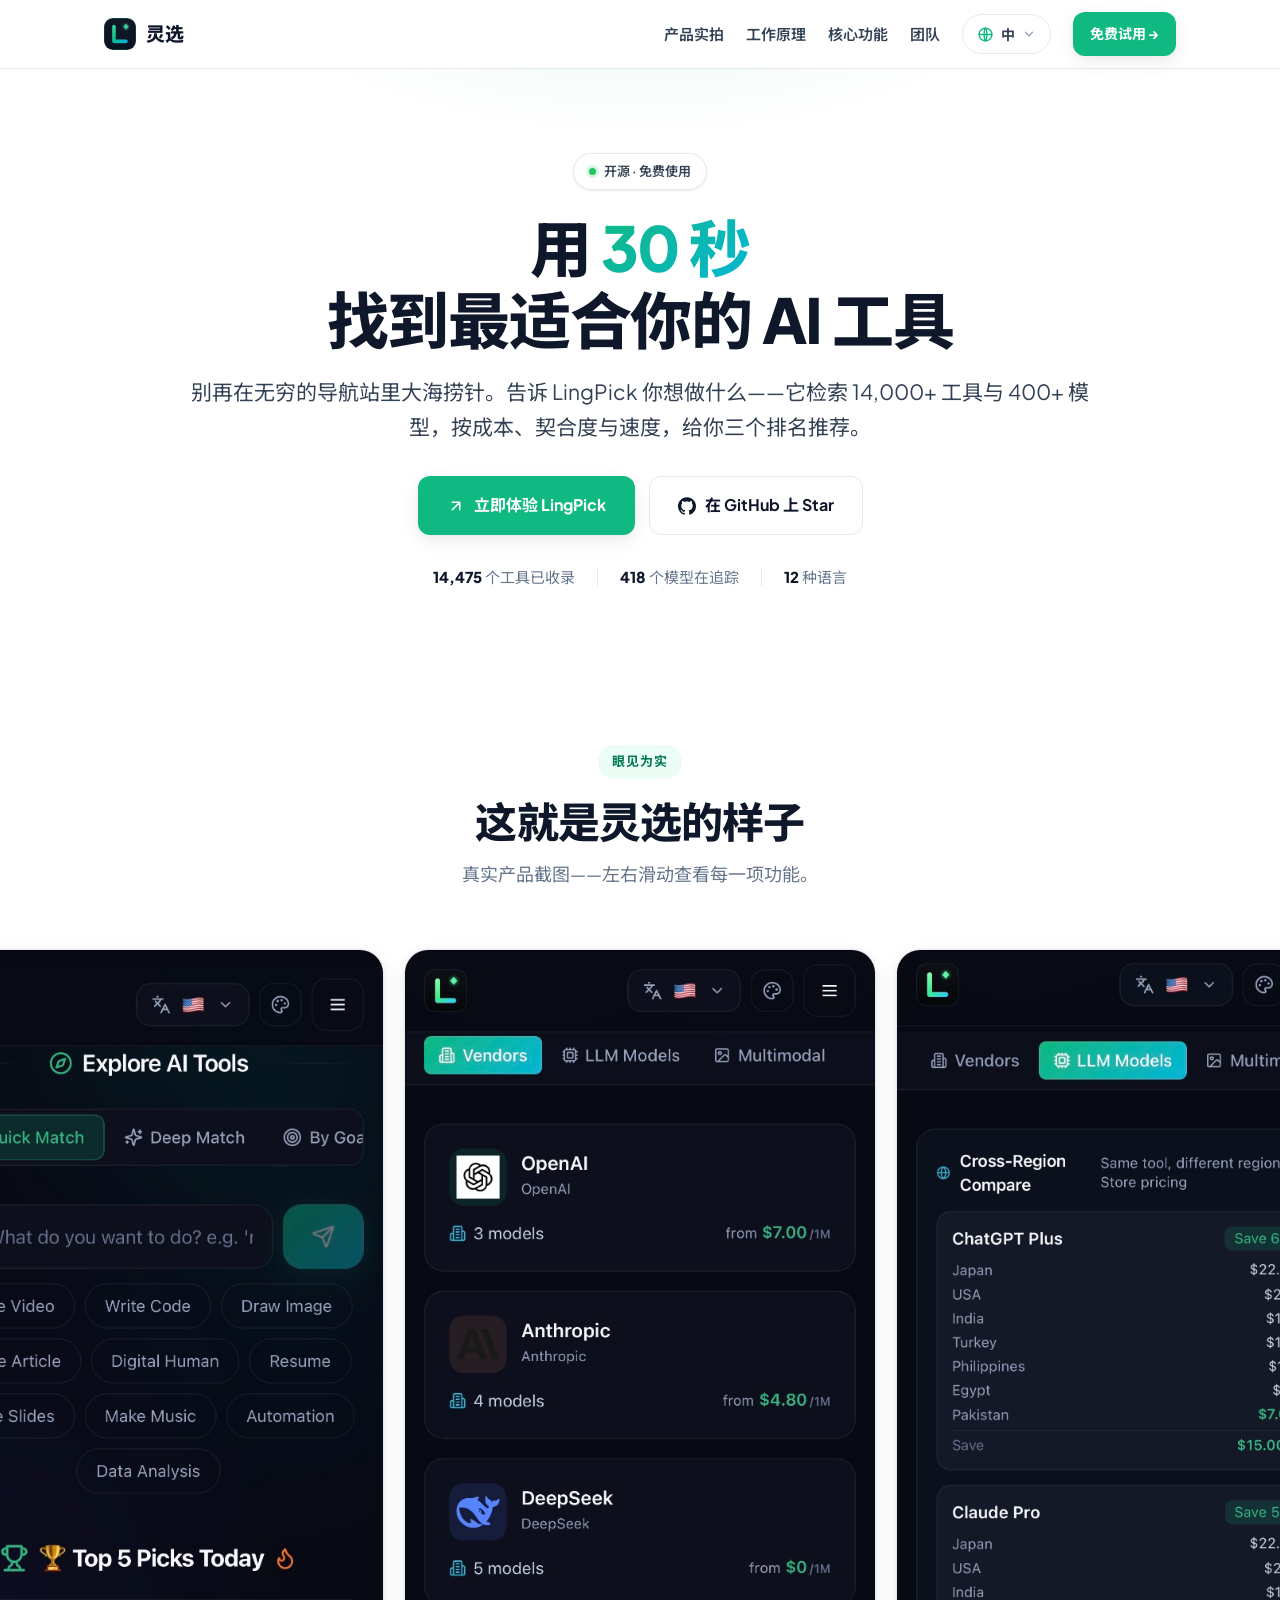
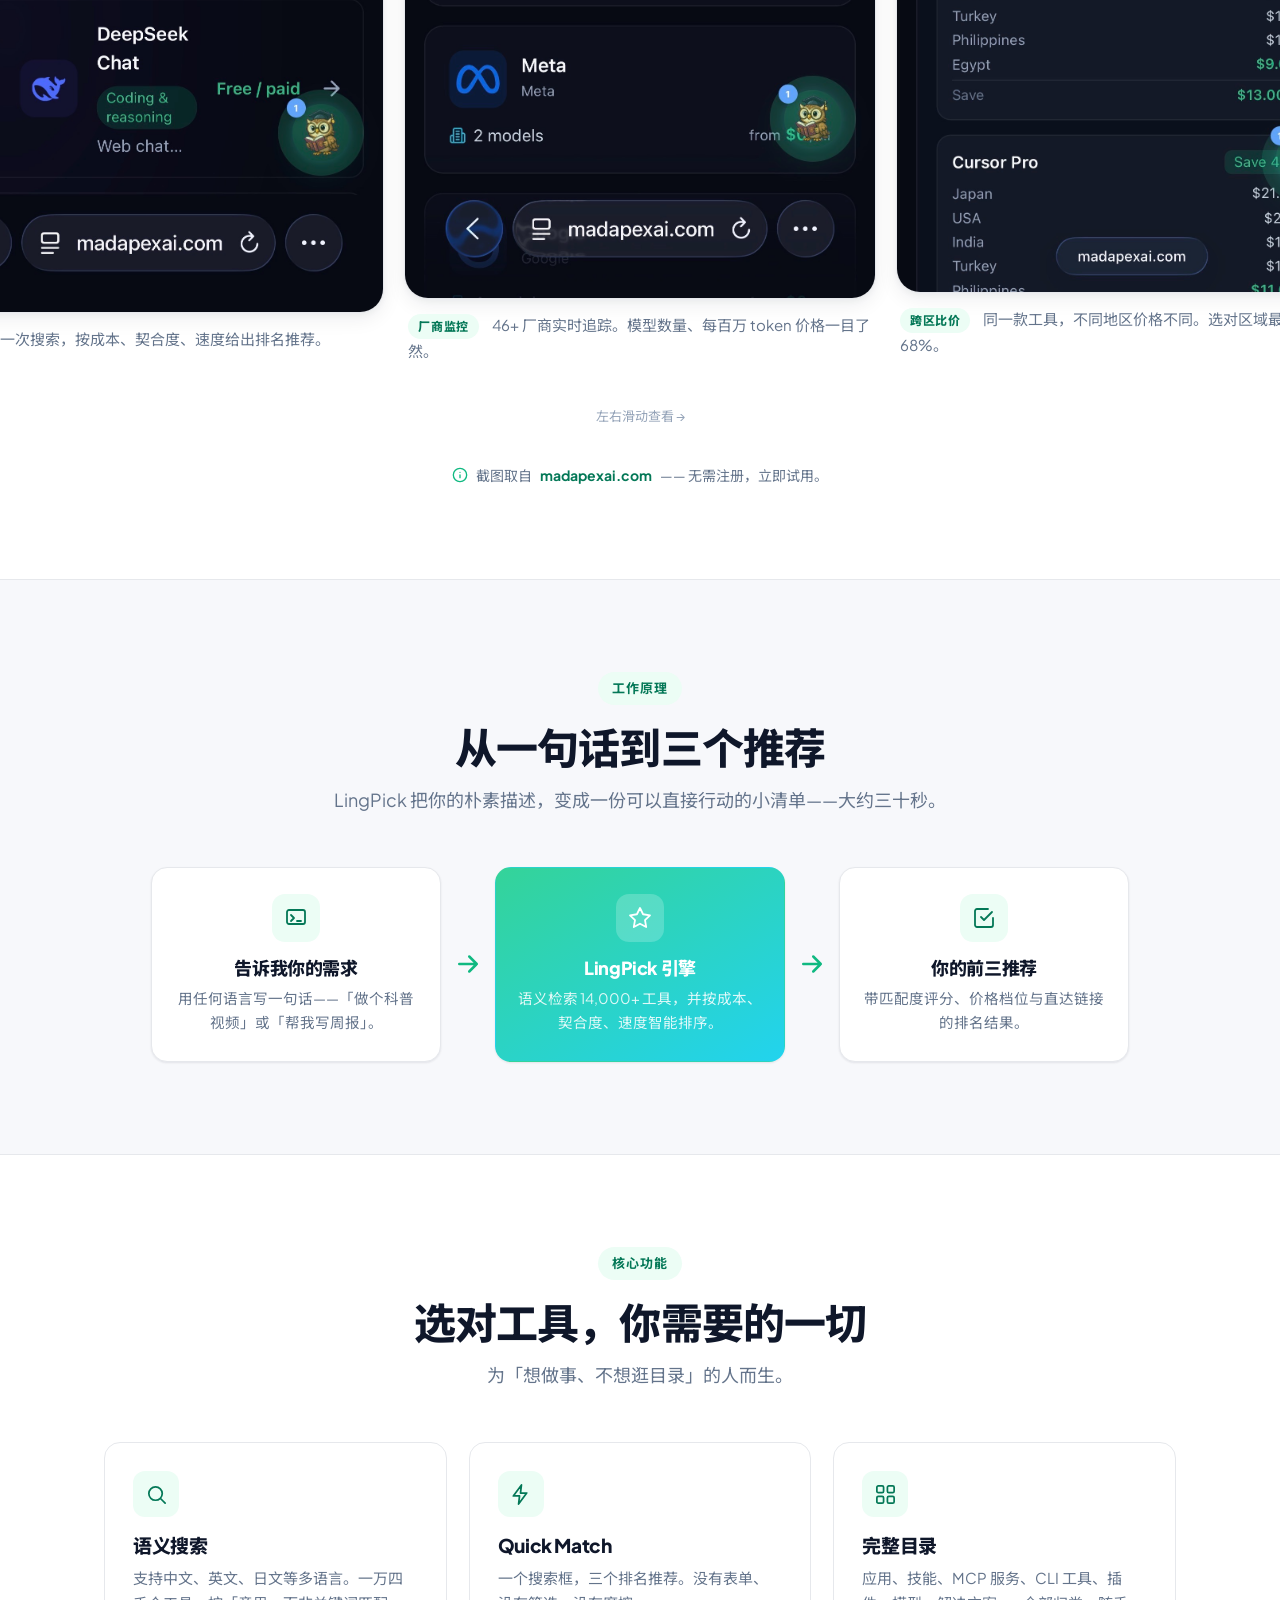
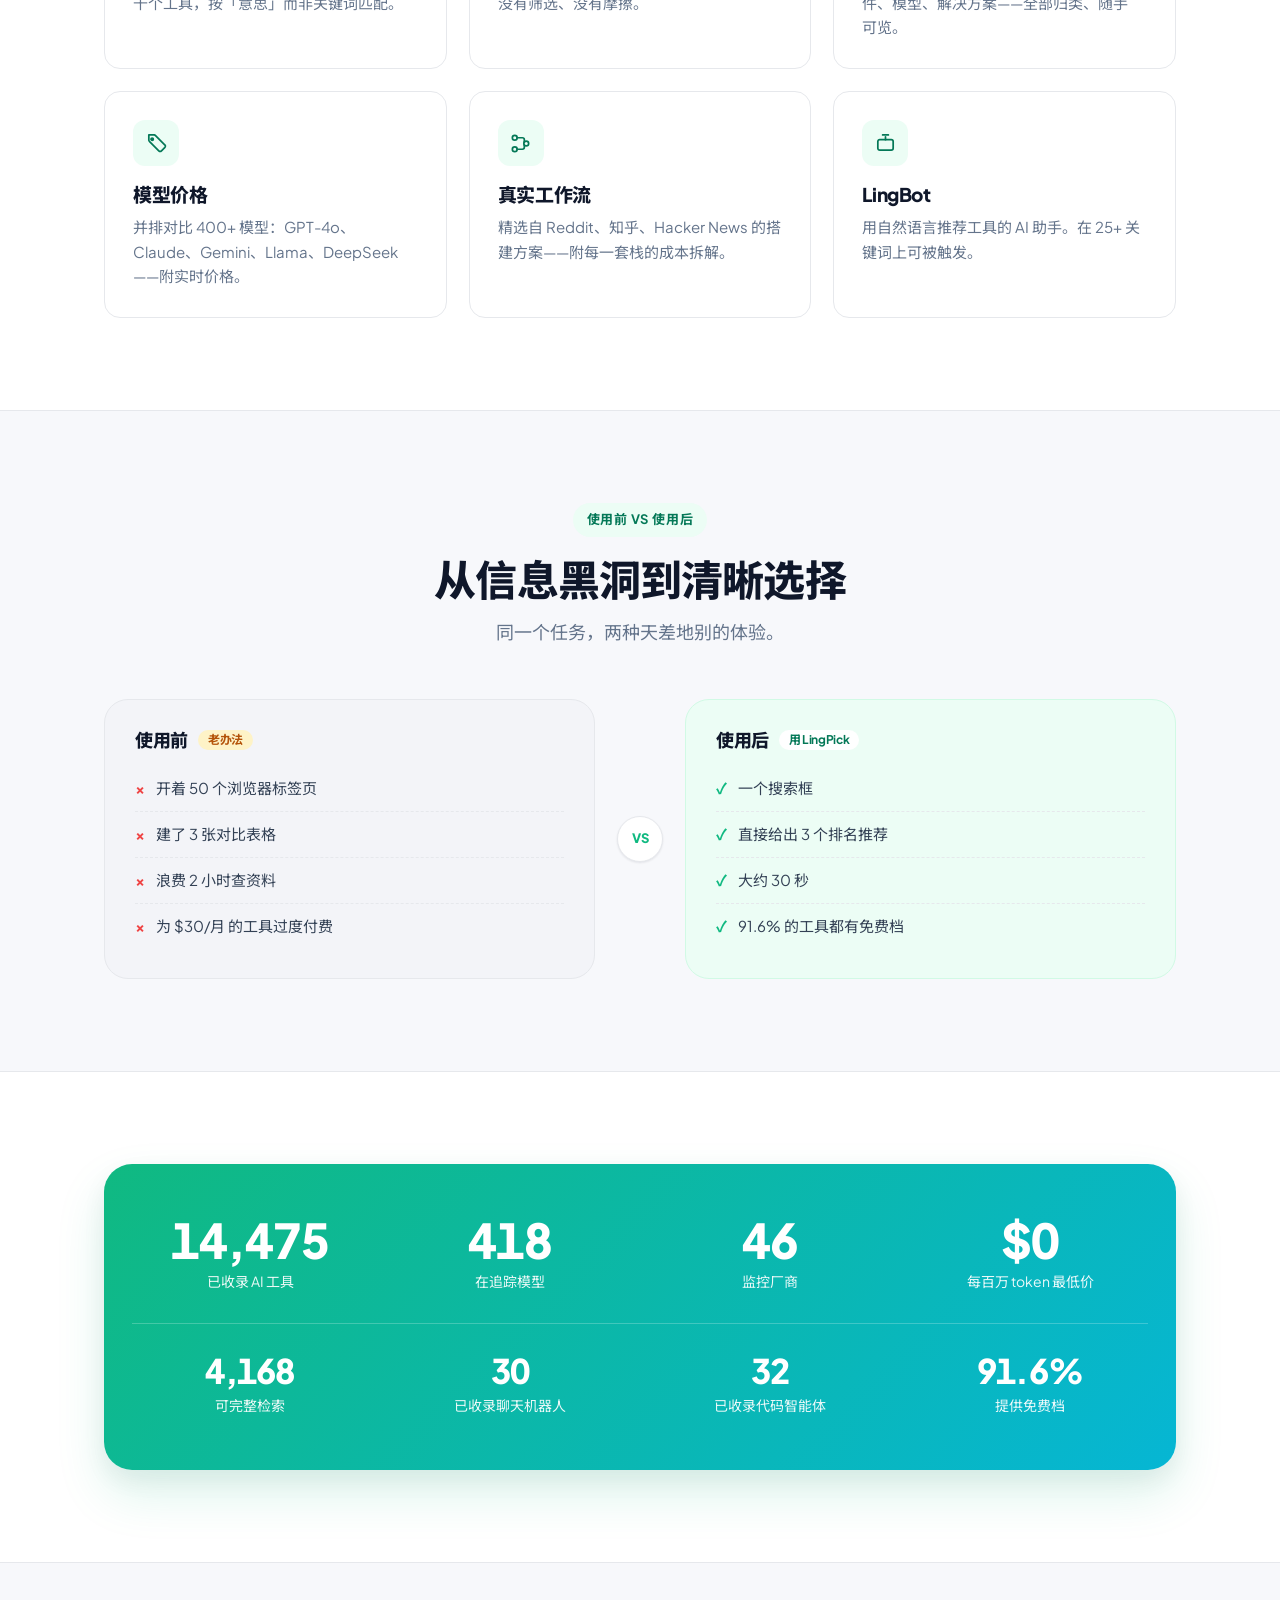
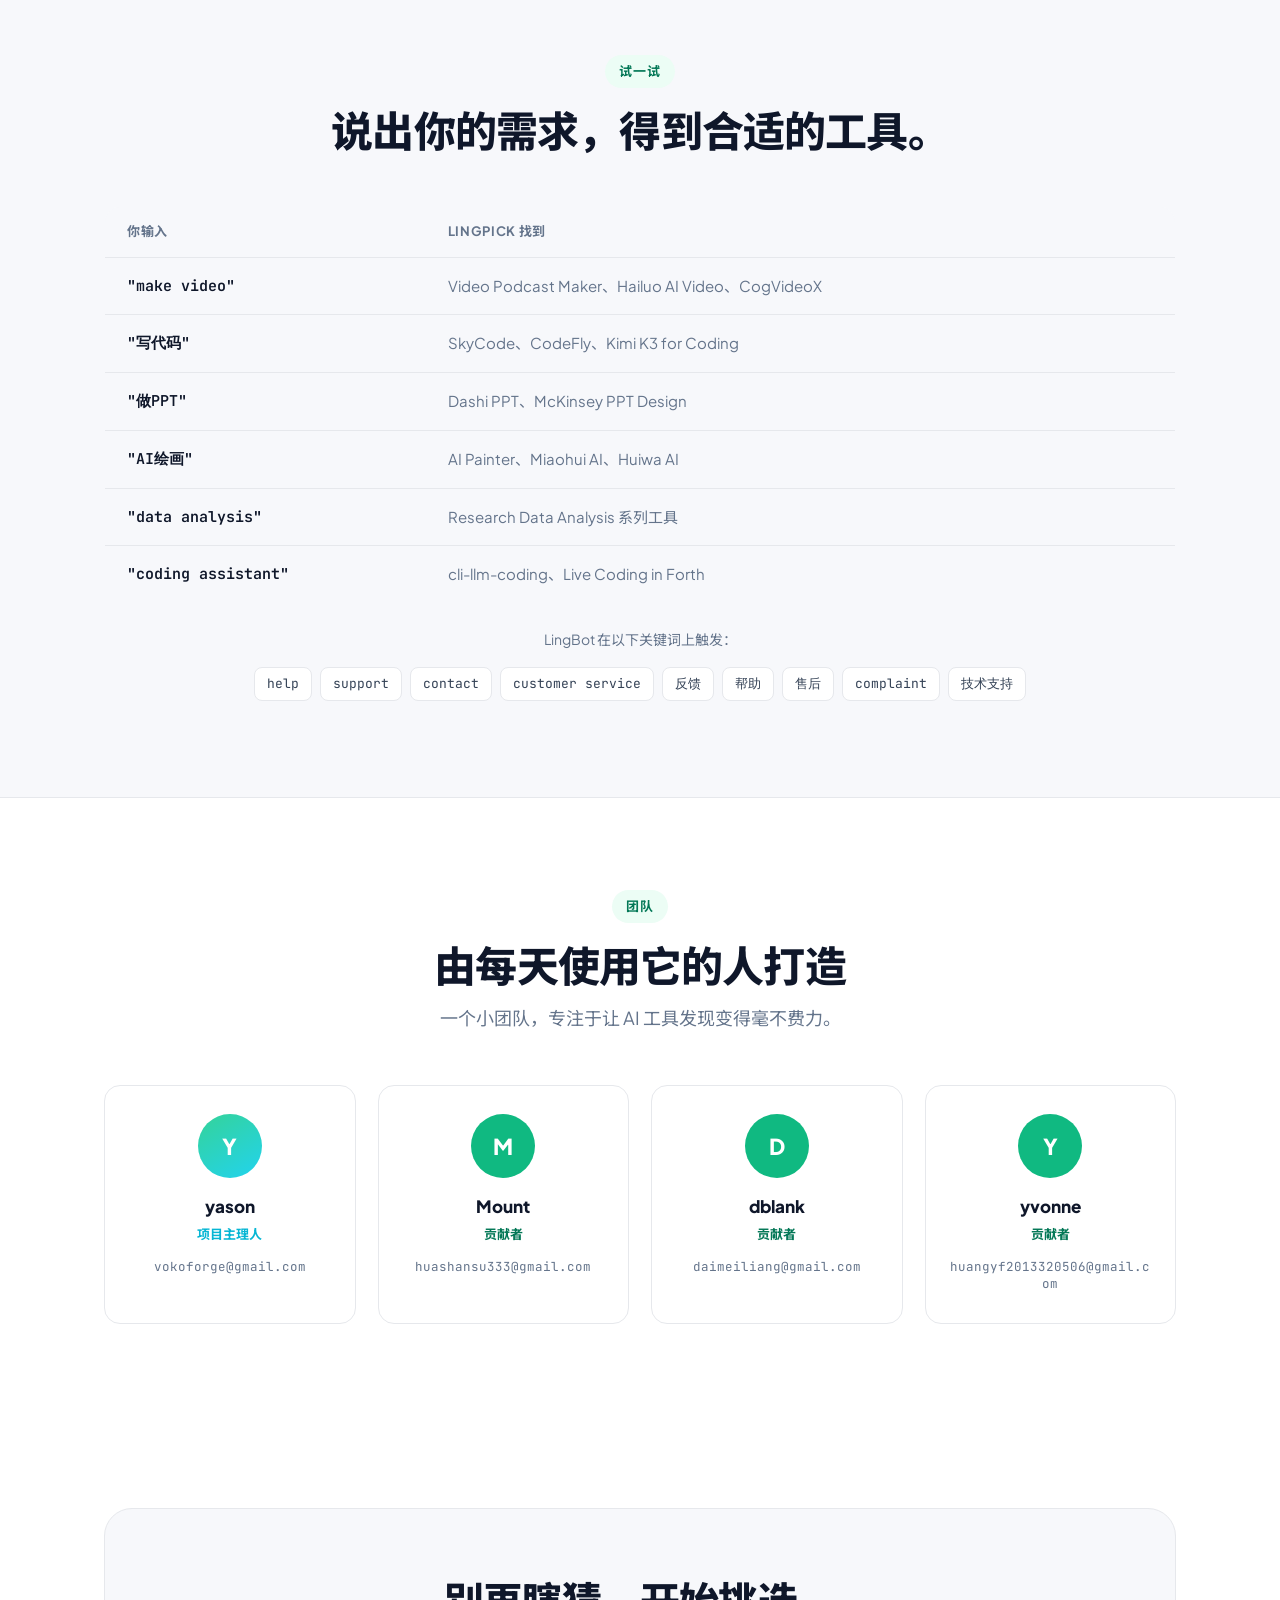
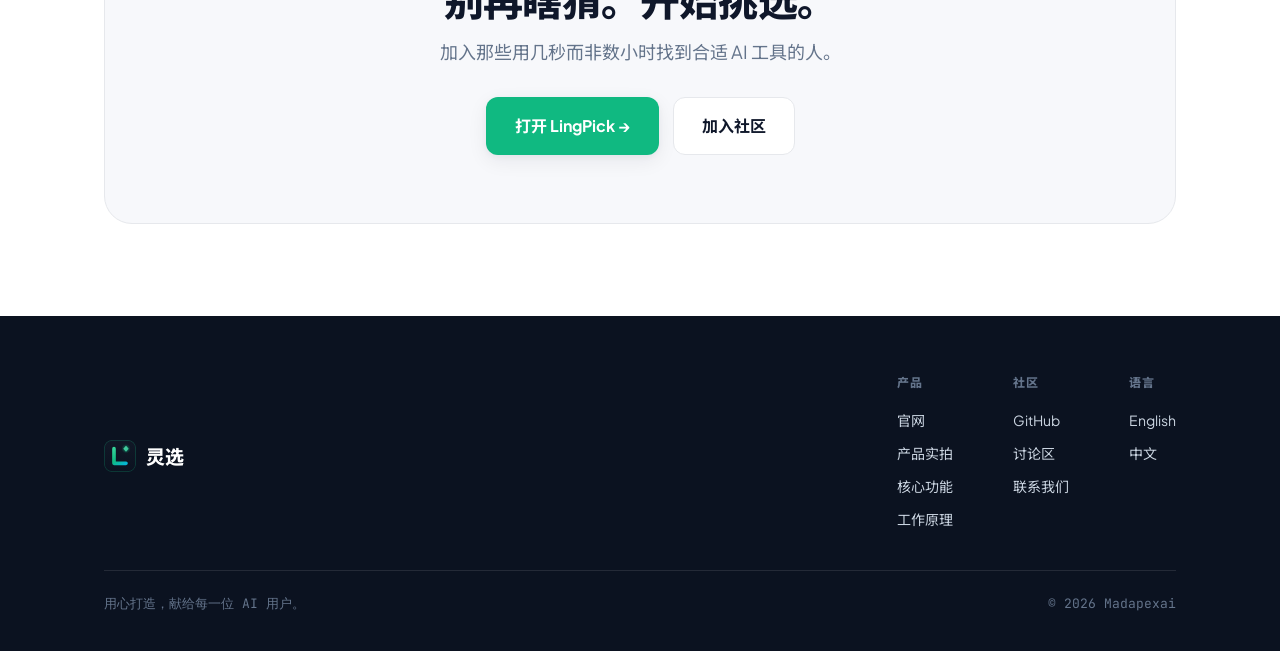
<file: zh.html>
<!DOCTYPE html>
<html lang="zh-CN">
<head>
  <meta charset="UTF-8" />
  <meta name="viewport" content="width=device-width, initial-scale=1.0" />
  <title>LingPick — AI 工具选型引擎</title>
  <meta name="description" content="LingPick 帮你 30 秒找到合适的 AI 工具。检索 14,000+ 工具、对比 400+ 模型价格，按成本、契合度与速度给出排名推荐。" />
  <meta name="keywords" content="AI工具, AI导航, 模型价格, Claude, GPT-4, Gemini, DeepSeek, AI智能体, LingPick" />
  <meta name="author" content="Madapexai" />
  <meta name="color-scheme" content="light" />

  <meta property="og:type" content="website" />
  <meta property="og:site_name" content="LingPick" />
  <meta property="og:title" content="LingPick — AI 工具选型引擎" />
  <meta property="og:description" content="14,000+ AI 工具。30 秒。找到你的完美之选。告别盲目检索。" />
  <meta property="og:url" content="https://madapexai.github.io/lingpick/zh.html" />
  <meta property="og:image" content="https://madapexai.github.io/lingpick/assets/img/gallery-hero.jpg" />
  <meta property="og:locale" content="zh_CN" />
  <meta name="twitter:card" content="summary_large_image" />
  <meta name="twitter:title" content="LingPick — AI 工具选型引擎" />
  <meta name="twitter:description" content="14,000+ AI 工具。30 秒。找到你的完美之选。" />
  <meta name="twitter:image" content="https://madapexai.github.io/lingpick/assets/img/gallery-hero.jpg" />
  <link rel="canonical" href="https://madapexai.github.io/lingpick/zh.html" />
  <link rel="icon" type="image/svg+xml" href="./assets/img/logo.svg" />

  <link rel="preconnect" href="https://fonts.googleapis.com" />
  <link rel="preconnect" href="https://fonts.gstatic.com" crossorigin />
  <link href="https://fonts.googleapis.com/css2?family=Plus+Jakarta+Sans:wght@400;500;600;700;800&family=Noto+Sans+SC:wght@400;500;700&family=JetBrains+Mono:wght@400;500&display=swap" rel="stylesheet" />
  <link rel="stylesheet" href="./assets/css/style.css" />
</head>
<body>
  <a class="skip-link" href="#main">跳转至正文</a>

  <!-- 导航 -->
  <header class="nav">
    <div class="container nav-inner">
      <a class="brand" href="./zh.html" aria-label="灵选 首页">
        <img src="./assets/img/logo.svg" alt="" width="32" height="32" aria-hidden="true" />
        灵选
      </a>
      <nav class="nav-links" aria-label="主导航">
        <a class="link" href="#showcase">产品实拍</a>
        <a class="link" href="#how">工作原理</a>
        <a class="link" href="#features">核心功能</a>
        <a class="link" href="#team">团队</a>
        <div class="lang-wrap">
          <button class="lang-btn" type="button" aria-haspopup="true" aria-expanded="false" aria-label="切换语言">
            <svg class="globe" viewBox="0 0 24 24" fill="none" stroke="currentColor" stroke-width="2" stroke-linecap="round" stroke-linejoin="round" aria-hidden="true"><circle cx="12" cy="12" r="9"/><path d="M3 12h18M12 3c2.5 2.7 2.5 15.3 0 18M12 3c-2.5 2.7-2.5 15.3 0 18"/></svg>
            <span class="label">中</span>
            <svg class="chev" viewBox="0 0 24 24" fill="none" stroke="currentColor" stroke-width="2.2" stroke-linecap="round" stroke-linejoin="round" aria-hidden="true"><path d="M6 9l6 6 6-6"/></svg>
          </button>
          <div class="lang-menu" role="menu">
            <a href="./index.html" role="menuitem">English</a>
            <a href="./zh.html" class="active" role="menuitem">简体中文 <span class="tick" aria-hidden="true"></span></a>
          </div>
        </div>
        <a class="btn btn-primary btn-sm" href="https://madapexai.com" target="_blank" rel="noopener">免费试用 →</a>
      </nav>
    </div>
  </header>

  <main id="main">

    <!-- ===== 主视觉 ===== -->
    <section class="hero">
      <div class="container">
        <div class="hero-badge reveal"><span></span> 开源 · 免费使用</div>
        <h1 class="reveal">用 <em>30 秒</em><br/>找到最适合你的 AI 工具</h1>
        <p class="lede reveal">别再在无穷的导航站里大海捞针。告诉 LingPick 你想做什么——它检索 14,000+ 工具与 400+ 模型，按成本、契合度与速度，给你三个排名推荐。</p>

        <div class="hero-actions reveal">
          <a class="btn btn-primary btn-lg" href="https://madapexai.com" target="_blank" rel="noopener">
            <svg width="18" height="18" viewBox="0 0 24 24" fill="none" stroke="currentColor" stroke-width="2" stroke-linecap="round" stroke-linejoin="round" aria-hidden="true"><path d="M7 17l9.2-9.2M17 17V7H7"/></svg>
            立即体验 LingPick
          </a>
          <a class="btn btn-ghost btn-lg" href="https://github.com/Madapexai/lingpick" target="_blank" rel="noopener">
            <svg width="18" height="18" viewBox="0 0 24 24" fill="currentColor" aria-hidden="true"><path d="M12 .297c-6.63 0-12 5.373-12 12 0 5.303 3.438 9.8 8.205 11.385.6.113.82-.258.82-.577 0-.285-.01-1.04-.015-2.04-3.338.724-4.042-1.61-4.042-1.61C4.422 18.07 3.633 17.7 3.633 17.7c-1.087-.744.084-.729.084-.729 1.205.084 1.838 1.236 1.838 1.236 1.07 1.835 2.809 1.305 3.495.998.108-.776.417-1.305.76-1.605-2.665-.3-5.466-1.332-5.466-5.93 0-1.31.465-2.38 1.235-3.22-.135-.303-.54-1.523.105-3.176 0 0 1.005-.322 3.3 1.23.96-.267 1.98-.399 3-.405 1.02.006 2.04.138 3 .405 2.28-1.552 3.285-1.23 3.285-1.23.645 1.653.24 2.873.12 3.176.765.84 1.23 1.91 1.23 3.22 0 4.61-2.805 5.625-5.475 5.92.42.36.81 1.096.81 2.22 0 1.606-.015 2.896-.015 3.286 0 .315.21.69.825.57C20.565 22.092 24 17.592 24 12.297c0-6.627-5.373-12-12-12"/></svg>
            在 GitHub 上 Star
          </a>
        </div>

        <div class="hero-stats reveal">
          <span><strong>14,475</strong> 个工具已收录</span>
          <span class="sep"></span>
          <span><strong>418</strong> 个模型在追踪</span>
          <span class="sep"></span>
          <span><strong>12</strong> 种语言</span>
        </div>
      </div>
    </section>

    <!-- ===== 产品实拍（H5 滚动图）===== -->
    <section id="showcase" class="showcase">
      <div class="container">
        <div class="section-head reveal">
          <span class="eyebrow">眼见为实</span>
          <h2>这就是灵选的样子</h2>
          <p>真实产品截图——左右滑动查看每一项功能。</p>
        </div>
      </div>
      <div class="shot-scroll reveal" id="shotScroll">
        <div class="shot-track">
          <figure class="shot-slide">
            <div class="shot-frame">
              <img src="./assets/img/gallery-hero.jpg" alt="灵选首页：AI Tool Selection Assistant 搜索框与分类目录" loading="lazy" width="1179" height="2403" />
            </div>
            <figcaption>
              <span class="cap-label">首页</span>
              别为 AI 工具多花冤枉钱。找到最便宜又好用的那个。
            </figcaption>
          </figure>
          <figure class="shot-slide">
            <div class="shot-frame">
              <img src="./assets/img/gallery-match.jpg" alt="灵选 Quick Match 结果页：Top 5 Picks Today，DeepSeek Chat 排名第一" loading="lazy" width="1179" height="2403" />
            </div>
            <figcaption>
              <span class="cap-label">快速匹配</span>
              一次搜索，按成本、契合度、速度给出排名推荐。
            </figcaption>
          </figure>
          <figure class="shot-slide">
            <div class="shot-frame">
              <img src="./assets/img/gallery-vendors.jpg" alt="灵选厂商页：OpenAI、Anthropic、DeepSeek、Meta 模型数量与价格" loading="lazy" width="1179" height="2403" />
            </div>
            <figcaption>
              <span class="cap-label">厂商监控</span>
              46+ 厂商实时追踪。模型数量、每百万 token 价格一目了然。
            </figcaption>
          </figure>
          <figure class="shot-slide">
            <div class="shot-frame">
              <img src="./assets/img/gallery-compare.jpg" alt="灵选跨区比价：ChatGPT Plus、Claude Pro、Cursor Pro 各国价格对比" loading="lazy" width="1179" height="2403" />
            </div>
            <figcaption>
              <span class="cap-label">跨区比价</span>
              同一款工具，不同地区价格不同。选对区域最多省 68%。
            </figcaption>
          </figure>
          <figure class="shot-slide">
            <div class="shot-frame">
              <img src="./assets/img/gallery-community.jpg" alt="灵选社区方案：来自 Reddit、知乎、微信、Hacker News 的真实工作流" loading="lazy" width="1179" height="2403" />
            </div>
            <figcaption>
              <span class="cap-label">社区方案</span>
              来自 Reddit、知乎、微信的真实痛点——打包成一步步可执行的工作流。
            </figcaption>
          </figure>
        </div>
      </div>
      <div class="container">
        <p class="scroll-hint reveal">左右滑动查看 →</p>
        <p class="showcase-note reveal">
          <svg width="16" height="16" viewBox="0 0 24 24" fill="none" stroke="currentColor" stroke-width="2" stroke-linecap="round" stroke-linejoin="round" aria-hidden="true"><circle cx="12" cy="12" r="10"/><path d="M12 16v-4M12 8h.01"/></svg>
          截图取自 <a href="https://madapexai.com" target="_blank" rel="noopener">madapexai.com</a> —— 无需注册，立即试用。
        </p>
      </div>
    </section>

    <!-- ===== 工作原理 ===== -->
    <section id="how" class="alt-bg">
      <div class="container">
        <div class="section-head reveal">
          <span class="eyebrow">工作原理</span>
          <h2>从一句话到三个推荐</h2>
          <p>LingPick 把你的朴素描述，变成一份可以直接行动的小清单——大约三十秒。</p>
        </div>
        <div class="pipeline reveal">
          <div class="pipe-node">
            <div class="ico" aria-hidden="true">
              <svg viewBox="0 0 24 24" fill="none" stroke="currentColor" stroke-width="1.8" stroke-linecap="round" stroke-linejoin="round"><rect x="3" y="4" width="18" height="14" rx="2"/><path d="M7 9l3 3-3 3M13 15h4"/></svg>
            </div>
            <h3>告诉我你的需求</h3>
            <p>用任何语言写一句话——「做个科普视频」或「帮我写周报」。</p>
          </div>
          <div class="pipe-arrow" aria-hidden="true"><svg viewBox="0 0 24 24" fill="none" stroke="currentColor" stroke-width="2" stroke-linecap="round" stroke-linejoin="round"><path d="M5 12h14M13 6l6 6-6 6"/></svg></div>
          <div class="pipe-node accent">
            <div class="ico" aria-hidden="true">
              <svg viewBox="0 0 24 24" fill="none" stroke="currentColor" stroke-width="1.8" stroke-linecap="round" stroke-linejoin="round"><path d="M12 2l3.09 6.26L22 9.27l-5 4.87 1.18 6.88L12 17.77l-6.18 3.25L7 14.14 2 9.27l6.91-1.01L12 2z"/></svg>
            </div>
            <h3>LingPick 引擎</h3>
            <p>语义检索 14,000+ 工具，并按成本、契合度、速度智能排序。</p>
          </div>
          <div class="pipe-arrow" aria-hidden="true"><svg viewBox="0 0 24 24" fill="none" stroke="currentColor" stroke-width="2" stroke-linecap="round" stroke-linejoin="round"><path d="M5 12h14M13 6l6 6-6 6"/></svg></div>
          <div class="pipe-node">
            <div class="ico" aria-hidden="true">
              <svg viewBox="0 0 24 24" fill="none" stroke="currentColor" stroke-width="1.8" stroke-linecap="round" stroke-linejoin="round"><path d="M9 11l3 3 8-8"/><path d="M21 12v7a2 2 0 0 1-2 2H5a2 2 0 0 1-2-2V5a2 2 0 0 1 2-2h11"/></svg>
            </div>
            <h3>你的前三推荐</h3>
            <p>带匹配度评分、价格档位与直达链接的排名结果。</p>
          </div>
        </div>
      </div>
    </section>

    <!-- ===== 核心功能 ===== -->
    <section id="features">
      <div class="container">
        <div class="section-head reveal">
          <span class="eyebrow">核心功能</span>
          <h2>选对工具，你需要的一切</h2>
          <p>为「想做事、不想逛目录」的人而生。</p>
        </div>
        <div class="features-grid">
          <article class="card reveal">
            <div class="ico" aria-hidden="true"><svg viewBox="0 0 24 24" fill="none" stroke="currentColor" stroke-width="1.8" stroke-linecap="round" stroke-linejoin="round"><circle cx="11" cy="11" r="7"/><path d="M21 21l-4.3-4.3"/></svg></div>
            <h3>语义搜索</h3>
            <p>支持中文、英文、日文等多语言。一万四千个工具，按「意思」而非关键词匹配。</p>
          </article>
          <article class="card reveal">
            <div class="ico" aria-hidden="true"><svg viewBox="0 0 24 24" fill="none" stroke="currentColor" stroke-width="1.8" stroke-linecap="round" stroke-linejoin="round"><path d="M13 2L4.5 13.5H11l-1 8.5 8.5-11.5H12l1-8.5z"/></svg></div>
            <h3>Quick Match</h3>
            <p>一个搜索框，三个排名推荐。没有表单、没有筛选、没有摩擦。</p>
          </article>
          <article class="card reveal">
            <div class="ico" aria-hidden="true"><svg viewBox="0 0 24 24" fill="none" stroke="currentColor" stroke-width="1.8" stroke-linecap="round" stroke-linejoin="round"><rect x="3" y="3" width="7" height="7" rx="1.5"/><rect x="14" y="3" width="7" height="7" rx="1.5"/><rect x="3" y="14" width="7" height="7" rx="1.5"/><rect x="14" y="14" width="7" height="7" rx="1.5"/></svg></div>
            <h3>完整目录</h3>
            <p>应用、技能、MCP 服务、CLI 工具、插件、模型、解决方案——全部归类、随手可览。</p>
          </article>
          <article class="card reveal">
            <div class="ico" aria-hidden="true"><svg viewBox="0 0 24 24" fill="none" stroke="currentColor" stroke-width="1.8" stroke-linecap="round" stroke-linejoin="round"><path d="M20.6 13.4 11 3.8A2 2 0 0 0 9.6 3H4v5.6a2 2 0 0 0 .8 1.4l9.6 9.6a2 2 0 0 0 2.8 0l3.6-3.6a2 2 0 0 0 0-2.6z"/><circle cx="7.5" cy="7.5" r="1.2" fill="currentColor"/></svg></div>
            <h3>模型价格</h3>
            <p>并排对比 400+ 模型：GPT-4o、Claude、Gemini、Llama、DeepSeek——附实时价格。</p>
          </article>
          <article class="card reveal">
            <div class="ico" aria-hidden="true"><svg viewBox="0 0 24 24" fill="none" stroke="currentColor" stroke-width="1.8" stroke-linecap="round" stroke-linejoin="round"><circle cx="6" cy="6" r="2.5"/><circle cx="6" cy="18" r="2.5"/><circle cx="18" cy="12" r="2.5"/><path d="M8.5 6H14a2 2 0 0 1 2 2v2.5M8.5 18H14a2 2 0 0 0 2-2v-2.5"/></svg></div>
            <h3>真实工作流</h3>
            <p>精选自 Reddit、知乎、Hacker News 的搭建方案——附每一套栈的成本拆解。</p>
          </article>
          <article class="card reveal">
            <div class="ico" aria-hidden="true"><svg viewBox="0 0 24 24" fill="none" stroke="currentColor" stroke-width="1.8" stroke-linecap="round" stroke-linejoin="round"><rect x="4" y="8" width="16" height="11" rx="2"/><path d="M12 8V5M9 3h6"/></svg></div>
            <h3>LingBot</h3>
            <p>用自然语言推荐工具的 AI 助手。在 25+ 关键词上可被触发。</p>
          </article>
        </div>
      </div>
    </section>

    <!-- ===== 前后对比 ===== -->
    <section class="alt-bg">
      <div class="container">
        <div class="section-head reveal">
          <span class="eyebrow">使用前 vs 使用后</span>
          <h2>从信息黑洞到清晰选择</h2>
          <p>同一个任务，两种天差地别的体验。</p>
        </div>
        <div class="compare reveal">
          <div class="panel before">
            <h3>使用前 <span class="tag tag-warn">老办法</span></h3>
            <ul>
              <li><span class="x" aria-hidden="true">×</span> 开着 50 个浏览器标签页</li>
              <li><span class="x" aria-hidden="true">×</span> 建了 3 张对比表格</li>
              <li><span class="x" aria-hidden="true">×</span> 浪费 2 小时查资料</li>
              <li><span class="x" aria-hidden="true">×</span> 为 $30/月 的工具过度付费</li>
            </ul>
          </div>
          <div class="compare-vs" aria-hidden="true">VS</div>
          <div class="panel after">
            <h3>使用后 <span class="tag tag-good">用 LingPick</span></h3>
            <ul>
              <li><span class="check" aria-hidden="true">✓</span> 一个搜索框</li>
              <li><span class="check" aria-hidden="true">✓</span> 直接给出 3 个排名推荐</li>
              <li><span class="check" aria-hidden="true">✓</span> 大约 30 秒</li>
              <li><span class="check" aria-hidden="true">✓</span> 91.6% 的工具都有免费档</li>
            </ul>
          </div>
        </div>
      </div>
    </section>

    <!-- ===== 数据 ===== -->
    <section>
      <div class="container">
        <div class="stats-band reveal">
          <div class="stats-row">
            <div class="stat"><span class="num">14,475</span><span class="label">已收录 AI 工具</span></div>
            <div class="stat"><span class="num">418</span><span class="label">在追踪模型</span></div>
            <div class="stat"><span class="num">46</span><span class="label">监控厂商</span></div>
            <div class="stat"><span class="num">$0</span><span class="label">每百万 token 最低价</span></div>
          </div>
          <div class="stats-divider"></div>
          <div class="stats-row stats-row-sm">
            <div class="stat"><span class="num">4,168</span><span class="label">可完整检索</span></div>
            <div class="stat"><span class="num">30</span><span class="label">已收录聊天机器人</span></div>
            <div class="stat"><span class="num">32</span><span class="label">已收录代码智能体</span></div>
            <div class="stat"><span class="num">91.6%</span><span class="label">提供免费档</span></div>
          </div>
        </div>
      </div>
    </section>

    <!-- ===== 示例 ===== -->
    <section id="examples" class="alt-bg">
      <div class="container">
        <div class="section-head reveal">
          <span class="eyebrow">试一试</span>
          <h2>说出你的需求，得到合适的工具。</h2>
        </div>
        <div class="reveal">
          <table class="ex-table">
            <thead><tr><th scope="col">你输入</th><th scope="col">LingPick 找到</th></tr></thead>
            <tbody>
              <tr><td class="q">"make video"</td><td class="a">Video Podcast Maker、Hailuo AI Video、CogVideoX</td></tr>
              <tr><td class="q">"写代码"</td><td class="a">SkyCode、CodeFly、Kimi K3 for Coding</td></tr>
              <tr><td class="q">"做PPT"</td><td class="a">Dashi PPT、McKinsey PPT Design</td></tr>
              <tr><td class="q">"AI绘画"</td><td class="a">AI Painter、Miaohui AI、Huiwa AI</td></tr>
              <tr><td class="q">"data analysis"</td><td class="a">Research Data Analysis 系列工具</td></tr>
              <tr><td class="q">"coding assistant"</td><td class="a">cli-llm-coding、Live Coding in Forth</td></tr>
            </tbody>
          </table>
        </div>
        <div class="keywords reveal">
          <p class="kw-label">LingBot 在以下关键词上触发：</p>
          <span class="k">help</span><span class="k">support</span><span class="k">contact</span><span class="k">customer service</span><span class="k">反馈</span><span class="k">帮助</span><span class="k">售后</span><span class="k">complaint</span><span class="k">技术支持</span>
        </div>
      </div>
    </section>

    <!-- ===== 团队 ===== -->
    <section id="team">
      <div class="container">
        <div class="section-head reveal">
          <span class="eyebrow">团队</span>
          <h2>由每天使用它的人打造</h2>
          <p>一个小团队，专注于让 AI 工具发现变得毫不费力。</p>
        </div>
        <div class="team-grid reveal">
          <div class="member lead">
            <div class="avatar" aria-hidden="true">Y</div>
            <div class="name">yason</div>
            <div class="role">项目主理人</div>
            <a class="gh" href="mailto:vokoforge@gmail.com">vokoforge@gmail.com</a>
          </div>
          <div class="member">
            <div class="avatar" aria-hidden="true">M</div>
            <div class="name">Mount</div>
            <div class="role">贡献者</div>
            <a class="gh" href="mailto:huashansu333@gmail.com">huashansu333@gmail.com</a>
          </div>
          <div class="member">
            <div class="avatar" aria-hidden="true">D</div>
            <div class="name">dblank</div>
            <div class="role">贡献者</div>
            <a class="gh" href="mailto:daimeiliang@gmail.com">daimeiliang@gmail.com</a>
          </div>
          <div class="member">
            <div class="avatar" aria-hidden="true">Y</div>
            <div class="name">yvonne</div>
            <div class="role">贡献者</div>
            <a class="gh" href="mailto:huangyf2013320506@gmail.com">huangyf2013320506@gmail.com</a>
          </div>
        </div>
      </div>
    </section>

    <!-- ===== 行动召唤 ===== -->
    <section class="cta-section">
      <div class="container">
        <div class="cta-box reveal">
          <h2>别再瞎猜。开始挑选。</h2>
          <p>加入那些用几秒而非数小时找到合适 AI 工具的人。</p>
          <div class="cta-buttons">
            <a class="btn btn-primary btn-lg" href="https://madapexai.com" target="_blank" rel="noopener">打开 LingPick →</a>
            <a class="btn btn-ghost btn-lg" href="https://github.com/Madapexai/lingpick/discussions" target="_blank" rel="noopener">加入社区</a>
          </div>
        </div>
      </div>
    </section>

  </main>

  <!-- 页脚 -->
  <footer class="footer">
    <div class="container">
      <div class="footer-top">
        <a class="brand" href="./zh.html"><img src="./assets/img/logo.svg" alt="" width="28" height="28" aria-hidden="true" /> 灵选</a>
        <div class="footer-cols">
          <div class="fcol">
            <h4>产品</h4>
            <a href="https://madapexai.com" target="_blank" rel="noopener">官网</a>
            <a href="#showcase">产品实拍</a>
            <a href="#features">核心功能</a>
            <a href="#how">工作原理</a>
          </div>
          <div class="fcol">
            <h4>社区</h4>
            <a href="https://github.com/Madapexai/lingpick" target="_blank" rel="noopener">GitHub</a>
            <a href="https://github.com/Madapexai/lingpick/discussions" target="_blank" rel="noopener">讨论区</a>
            <a href="mailto:contact@madapexai.com">联系我们</a>
          </div>
          <div class="fcol">
            <h4>语言</h4>
            <a href="./index.html">English</a>
            <a href="./zh.html">中文</a>
          </div>
        </div>
      </div>
      <div class="footer-rule"></div>
      <div class="footer-bottom">
        <span>用心打造，献给每一位 AI 用户。</span>
        <span>&copy; 2026 Madapexai</span>
      </div>
    </div>
  </footer>

  <script src="./assets/js/main.js"></script>
</body>
</html>
</file>
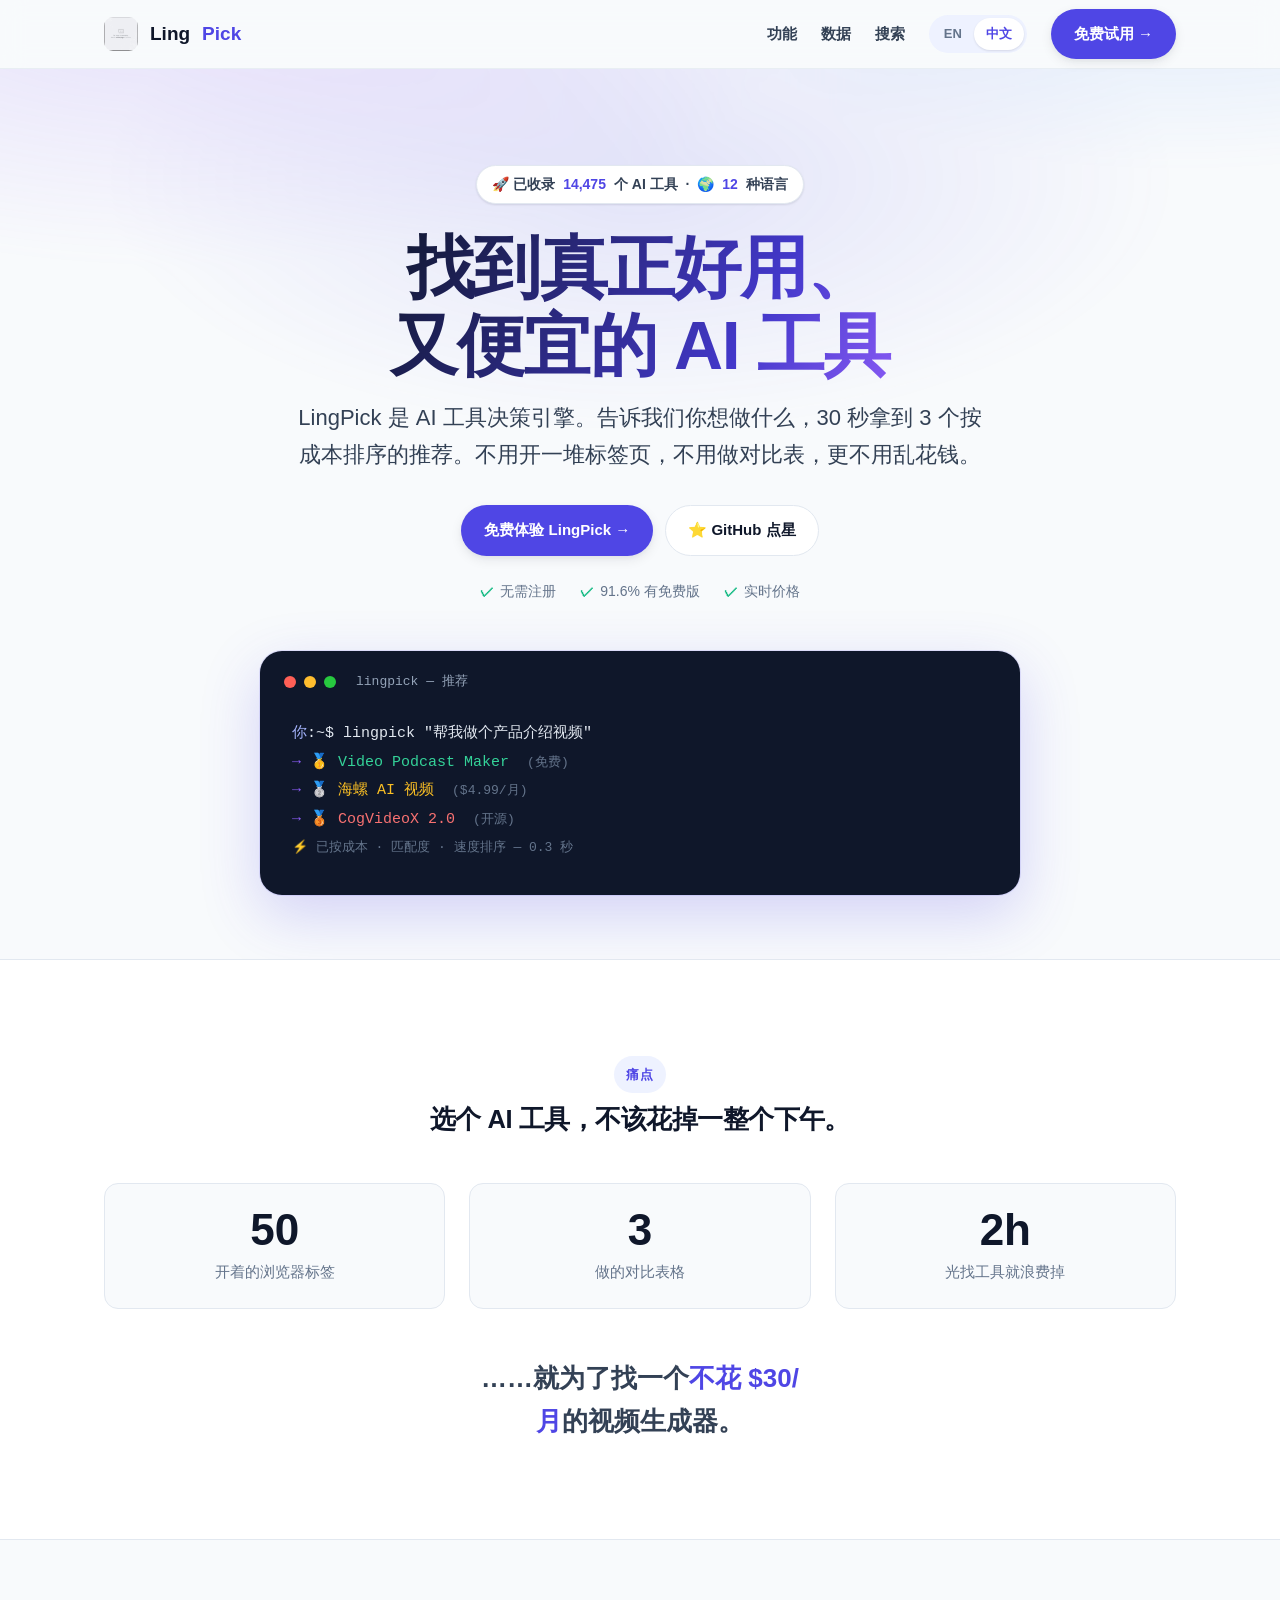
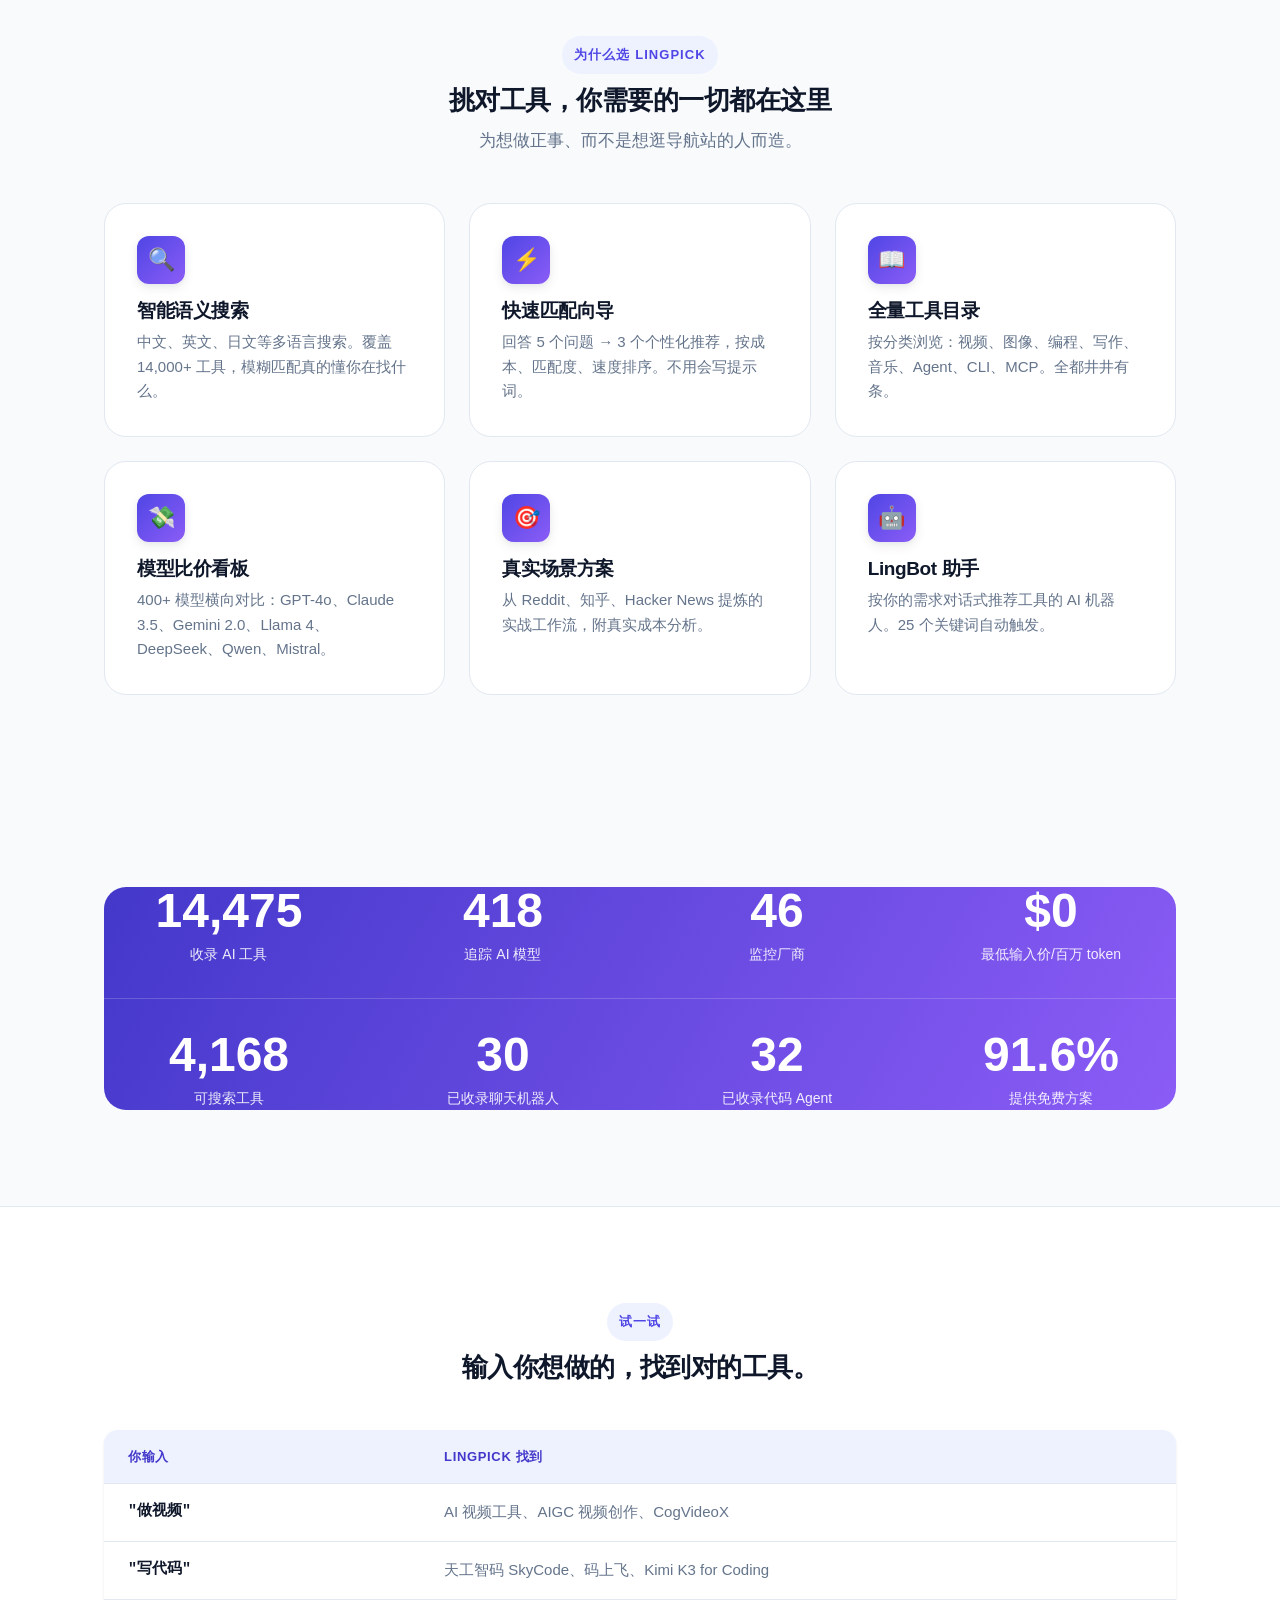
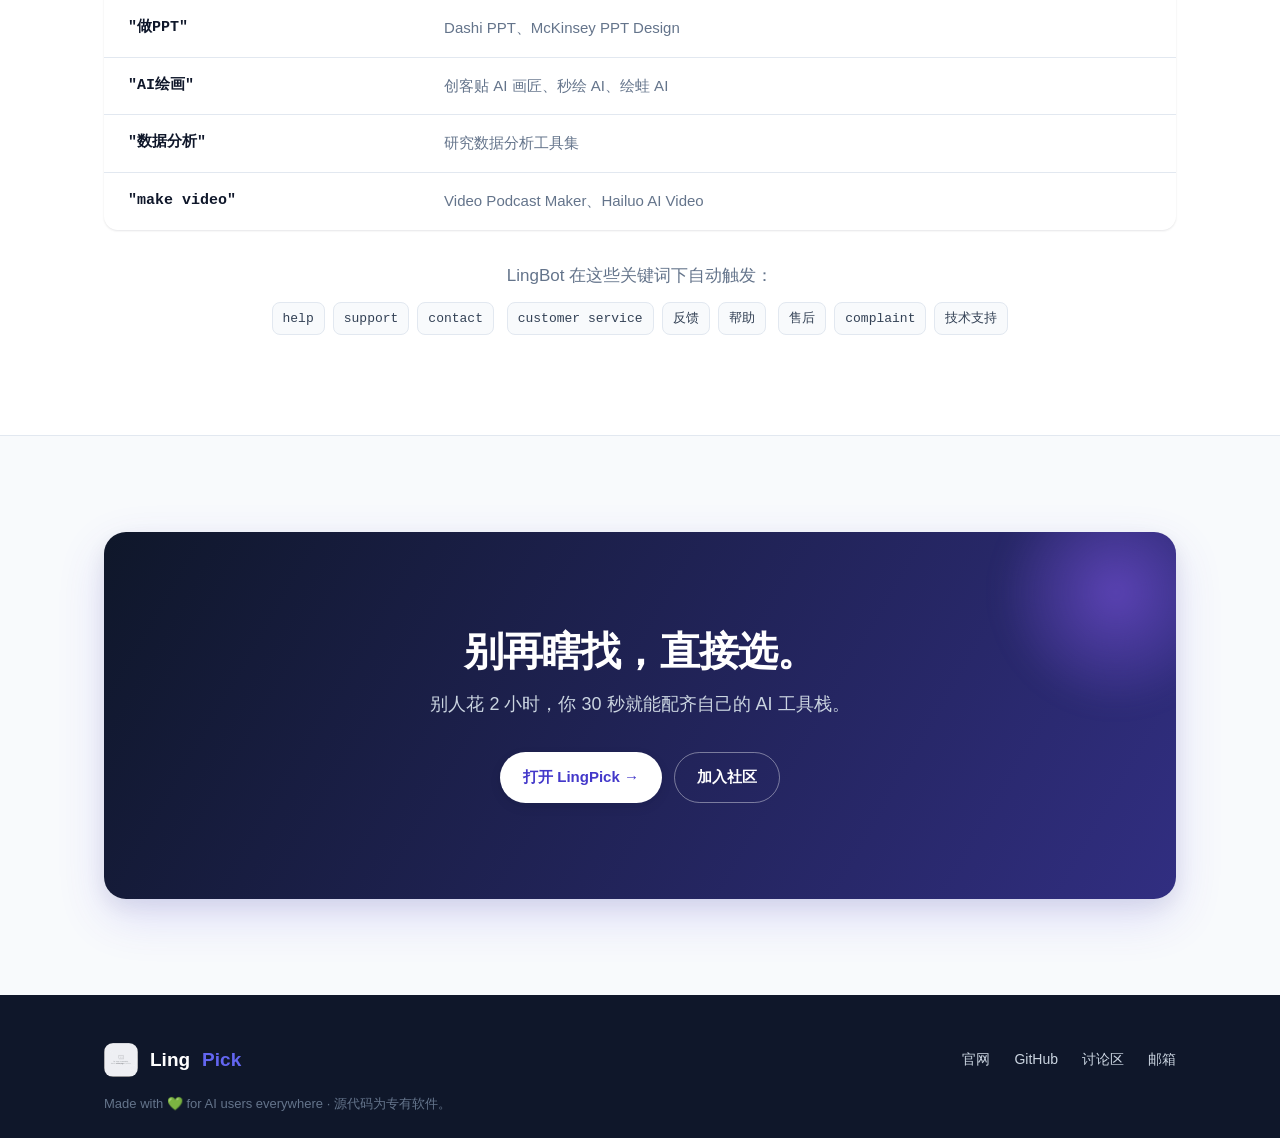
<file: docs/zh.html>
<!DOCTYPE html>
<html lang="zh-CN">
<head>
  <meta charset="UTF-8" />
  <meta name="viewport" content="width=device-width, initial-scale=1.0" />
  <title>LingPick — AI 工具决策引擎</title>
  <meta name="description" content="LingPick 帮你 30 秒找到真正好用又便宜的 AI 工具。收录 14,000+ 工具，对比 400+ 模型价格，按成本、匹配度与速度给出个性化推荐。" />
  <meta name="keywords" content="AI 工具, AI 导航, 模型比价, Claude, GPT-4, Gemini, DeepSeek, AI Agent, LingPick" />
  <meta name="author" content="Madapexai" />
  <meta name="color-scheme" content="light" />

  <!-- Open Graph -->
  <meta property="og:type" content="website" />
  <meta property="og:site_name" content="LingPick" />
  <meta property="og:title" content="LingPick — AI 工具决策引擎" />
  <meta property="og:description" content="14,000+ AI 工具。30 秒。找到最合适你的那一个。别再为 AI 工具花冤枉钱。" />
  <meta property="og:url" content="https://madapexai.github.io/lingpick/zh.html" />
  <meta property="og:image" content="https://madapexai.github.io/lingpick/assets/img/logo.png" />
  <meta property="og:locale" content="zh_CN" />

  <!-- Twitter Card -->
  <meta name="twitter:card" content="summary_large_image" />
  <meta name="twitter:title" content="LingPick — AI 工具决策引擎" />
  <meta name="twitter:description" content="14,000+ AI 工具。30 秒。找到最合适你的那一个。" />
  <meta name="twitter:image" content="https://madapexai.github.io/lingpick/assets/img/logo.png" />

  <link rel="canonical" href="https://madapexai.github.io/lingpick/zh.html" />
  <link rel="icon" type="image/png" href="./assets/img/logo.png" />
  <link rel="stylesheet" href="./assets/css/style.css" />
</head>
<body>
  <a class="skip-link" href="#main">跳到正文</a>

  <!-- Nav -->
  <header class="nav">
    <div class="container nav-inner">
      <a class="brand" href="./zh.html" aria-label="LingPick 首页">
        <img src="./assets/img/logo.png" alt="LingPick 标志" width="34" height="34" />
        Ling<span class="dot">Pick</span>
      </a>
      <nav class="nav-links" aria-label="主导航">
        <a class="link" href="#features">功能</a>
        <a class="link" href="#stats">数据</a>
        <a class="link" href="#examples">搜索</a>
        <span class="lang-switch" role="group" aria-label="语言切换">
          <a href="./index.html">EN</a>
          <a href="./zh.html" class="active" aria-current="page">中文</a>
        </span>
        <a class="btn btn-primary" href="https://madapexai.com" target="_blank" rel="noopener">免费试用 →</a>
      </nav>
    </div>
  </header>

  <main id="main">
    <!-- Hero -->
    <section class="hero">
      <div class="container">
        <span class="hero-badge reveal">🚀 已收录 <b>14,475</b> 个 AI 工具 &nbsp;·&nbsp; 🌍 <b>12</b> 种语言</span>
        <h1 class="reveal">找到真正好用、又便宜的 AI 工具</h1>
        <p class="lede reveal">LingPick 是 AI 工具决策引擎。告诉我们你想做什么，30 秒拿到 3 个按成本排序的推荐。不用开一堆标签页，不用做对比表，更不用乱花钱。</p>
        <div class="hero-cta reveal">
          <a class="btn btn-primary" href="https://madapexai.com" target="_blank" rel="noopener">免费体验 LingPick →</a>
          <a class="btn btn-ghost" href="https://github.com/Madapexai/lingpick" target="_blank" rel="noopener">⭐ GitHub 点星</a>
        </div>
        <div class="hero-meta reveal">
          <span><span class="ok">✓</span> 无需注册</span>
          <span><span class="ok">✓</span> 91.6% 有免费版</span>
          <span><span class="ok">✓</span> 实时价格</span>
        </div>

        <!-- Demo terminal -->
        <div class="terminal reveal" aria-label="LingPick 推荐示例" role="img">
          <div class="terminal-bar">
            <i class="t-red"></i><i class="t-yellow"></i><i class="t-green"></i>
            <span class="title">lingpick — 推荐</span>
          </div>
          <div class="terminal-body">
            <span class="u">你</span>:~$ lingpick "帮我做个产品介绍视频"<br/>
            <span class="arrow">→</span> <span class="g1">🥇 Video Podcast Maker</span> &nbsp;<span class="note">(免费)</span><br/>
            <span class="arrow">→</span> <span class="g2">🥈 海螺 AI 视频</span> &nbsp;<span class="note">($4.99/月)</span><br/>
            <span class="arrow">→</span> <span class="g3">🥉 CogVideoX 2.0</span> &nbsp;<span class="note">(开源)</span><br/>
            <span class="note">⚡ 已按成本 · 匹配度 · 速度排序 — 0.3 秒</span>
          </div>
        </div>
      </div>
    </section>

    <!-- Problem -->
    <section class="problem">
      <div class="container">
        <div class="section-head reveal">
          <span class="eyebrow">痛点</span>
          <h2 style="margin-top:12px;">选个 AI 工具，不该花掉一整个下午。</h2>
        </div>
        <div class="problem-grid">
          <div class="stat-card reveal"><div class="big">50</div><div class="lbl">开着的浏览器标签</div></div>
          <div class="stat-card reveal"><div class="big">3</div><div class="lbl">做的对比表格</div></div>
          <div class="stat-card reveal"><div class="big">2h</div><div class="lbl">光找工具就浪费掉</div></div>
        </div>
        <p class="problem-quote reveal">……就为了找一个<b>不花 $30/月</b>的视频生成器。</p>
      </div>
    </section>

    <!-- Features -->
    <section id="features">
      <div class="container">
        <div class="section-head reveal">
          <span class="eyebrow">为什么选 LingPick</span>
          <h2 style="margin-top:12px;">挑对工具，你需要的一切都在这里</h2>
          <p style="color:var(--ink-500);margin-top:12px;">为想做正事、而不是想逛导航站的人而造。</p>
        </div>
        <div class="features-grid">
          <article class="feature reveal">
            <div class="ico" aria-hidden="true">🔍</div>
            <h3>智能语义搜索</h3>
            <p>中文、英文、日文等多语言搜索。覆盖 14,000+ 工具，模糊匹配真的懂你在找什么。</p>
          </article>
          <article class="feature reveal">
            <div class="ico" aria-hidden="true">⚡</div>
            <h3>快速匹配向导</h3>
            <p>回答 5 个问题 → 3 个个性化推荐，按成本、匹配度、速度排序。不用会写提示词。</p>
          </article>
          <article class="feature reveal">
            <div class="ico" aria-hidden="true">📖</div>
            <h3>全量工具目录</h3>
            <p>按分类浏览：视频、图像、编程、写作、音乐、Agent、CLI、MCP。全都井井有条。</p>
          </article>
          <article class="feature reveal">
            <div class="ico" aria-hidden="true">💸</div>
            <h3>模型比价看板</h3>
            <p>400+ 模型横向对比：GPT-4o、Claude 3.5、Gemini 2.0、Llama 4、DeepSeek、Qwen、Mistral。</p>
          </article>
          <article class="feature reveal">
            <div class="ico" aria-hidden="true">🎯</div>
            <h3>真实场景方案</h3>
            <p>从 Reddit、知乎、Hacker News 提炼的实战工作流，附真实成本分析。</p>
          </article>
          <article class="feature reveal">
            <div class="ico" aria-hidden="true">🤖</div>
            <h3>LingBot 助手</h3>
            <p>按你的需求对话式推荐工具的 AI 机器人。25 个关键词自动触发。</p>
          </article>
        </div>
      </div>
    </section>

    <!-- Stats band -->
    <section id="stats">
      <div class="container">
        <div class="stats-band reveal">
          <div class="grid">
            <div><div class="num">14,475</div><div class="cap">收录 AI 工具</div></div>
            <div><div class="num">418</div><div class="cap">追踪 AI 模型</div></div>
            <div><div class="num">46</div><div class="cap">监控厂商</div></div>
            <div><div class="num">$0</div><div class="cap">最低输入价/百万 token</div></div>
          </div>
          <div class="row2">
            <div><div class="num">4,168</div><div class="cap">可搜索工具</div></div>
            <div><div class="num">30</div><div class="cap">已收录聊天机器人</div></div>
            <div><div class="num">32</div><div class="cap">已收录代码 Agent</div></div>
            <div><div class="num">91.6%</div><div class="cap">提供免费方案</div></div>
          </div>
        </div>
      </div>
    </section>

    <!-- Examples -->
    <section id="examples" class="examples">
      <div class="container">
        <div class="section-head reveal">
          <span class="eyebrow">试一试</span>
          <h2 style="margin-top:12px;">输入你想做的，找到对的工具。</h2>
        </div>
        <div class="reveal">
          <table class="ex-table">
            <thead>
              <tr><th>你输入</th><th>LingPick 找到</th></tr>
            </thead>
            <tbody>
              <tr><td class="q">"做视频"</td><td class="a">AI 视频工具、AIGC 视频创作、CogVideoX</td></tr>
              <tr><td class="q">"写代码"</td><td class="a">天工智码 SkyCode、码上飞、Kimi K3 for Coding</td></tr>
              <tr><td class="q">"做PPT"</td><td class="a">Dashi PPT、McKinsey PPT Design</td></tr>
              <tr><td class="q">"AI绘画"</td><td class="a">创客贴 AI 画匠、秒绘 AI、绘蛙 AI</td></tr>
              <tr><td class="q">"数据分析"</td><td class="a">研究数据分析工具集</td></tr>
              <tr><td class="q">"make video"</td><td class="a">Video Podcast Maker、Hailuo AI Video</td></tr>
            </tbody>
          </table>
        </div>
        <div class="keywords reveal">
          <p style="color:var(--ink-500);margin-bottom:8px;">LingBot 在这些关键词下自动触发：</p>
          <span class="k">help</span><span class="k">support</span><span class="k">contact</span>
          <span class="k">customer service</span><span class="k">反馈</span><span class="k">帮助</span>
          <span class="k">售后</span><span class="k">complaint</span><span class="k">技术支持</span>
        </div>
      </div>
    </section>

    <!-- CTA -->
    <section class="cta">
      <div class="container">
        <div class="cta-card reveal">
          <h2>别再瞎找，直接选。</h2>
          <p>别人花 2 小时，你 30 秒就能配齐自己的 AI 工具栈。</p>
          <div class="hero-cta">
            <a class="btn btn-primary" href="https://madapexai.com" target="_blank" rel="noopener">打开 LingPick →</a>
            <a class="btn btn-ghost" href="https://github.com/Madapexai/lingpick/discussions" target="_blank" rel="noopener">加入社区</a>
          </div>
        </div>
      </div>
    </section>
  </main>

  <footer class="footer">
    <div class="container">
      <a class="brand" href="./zh.html">
        <img src="./assets/img/logo.png" alt="LingPick 标志" width="28" height="28" />
        Ling<span style="color:var(--indigo-500)">Pick</span>
      </a>
      <nav class="links" aria-label="页脚">
        <a href="https://madapexai.com" target="_blank" rel="noopener">官网</a>
        <a href="https://github.com/Madapexai/lingpick" target="_blank" rel="noopener">GitHub</a>
        <a href="https://github.com/Madapexai/lingpick/discussions" target="_blank" rel="noopener">讨论区</a>
        <a href="mailto:contact@madapexai.com">邮箱</a>
      </nav>
    </div>
    <div class="container" style="margin-top:16px;color:#64748B;font-size:13px;">
      Made with 💚 for AI users everywhere · 源代码为专有软件。
    </div>
  </footer>

  <script src="./assets/js/main.js"></script>
</body>
</html>
</file>
<file: assets/css/style.css>
/* =========================================================
   LingPick — Clean, premium landing page
   Brand palette matched to madapexai.com: emerald -> cyan,
   with the real neon-glyph logo. One accent, soft shadows,
   clear hierarchy, no slop. Approachable + credible.
   ========================================================= */

:root {
  /* emerald -> cyan accent, echoing the madapexai.com logo */
  --accent: #10B981;
  --accent-700: #047857;
  --accent-50: #ECFDF5;
  --accent-100: #D1FAE5;
  --cyan: #06B6D4;

  --ink: #0F172A;
  --ink-2: #334155;
  --muted: #64748B;
  --muted-2: #94A3B8;
  --line: #E6E8EC;
  --line-soft: #F1F2F6;

  --bg: #FFFFFF;
  --bg-soft: #F7F8FB;
  --bg-tint: #F3F4F8;

  --radius: 16px;
  --radius-lg: 24px;
  --radius-xl: 28px;

  --shadow-sm: 0 1px 2px rgba(15,23,42,.05), 0 1px 3px rgba(15,23,42,.04);
  --shadow-md: 0 6px 20px rgba(15,23,42,.07), 0 2px 6px rgba(15,23,42,.04);
  --shadow-lg: 0 24px 50px rgba(16,185,129,.14), 0 10px 24px rgba(15,23,42,.06);

  --grad: linear-gradient(135deg, var(--accent), var(--cyan));
  --grad-soft: linear-gradient(150deg, #34D399, #22D3EE);

  --maxw: 1120px;
  --font: "Plus Jakarta Sans", "Inter", -apple-system, BlinkMacSystemFont, "Segoe UI",
    "PingFang SC", "Hiragino Sans GB", "Microsoft YaHei", "Noto Sans SC", sans-serif;
  --mono: "JetBrains Mono", "SFMono-Regular", Menlo, Consolas, monospace;
}

*, *::before, *::after { box-sizing: border-box; }
html { -webkit-text-size-adjust: 100%; scroll-behavior: smooth; scroll-padding-top: 84px; }
@media (prefers-reduced-motion: reduce) { html { scroll-behavior: auto; } }

body {
  margin: 0; background: var(--bg); color: var(--ink-2);
  font-family: var(--font); font-size: 17px; line-height: 1.65;
  -webkit-font-smoothing: antialiased; text-rendering: optimizeLegibility;
}
img { max-width: 100%; display: block; }
a { color: inherit; text-decoration: none; }
h1, h2, h3, h4 { margin: 0; color: var(--ink); font-weight: 800; line-height: 1.15;
  letter-spacing: -.02em; text-wrap: balance; }
p { margin: 0; text-wrap: pretty; }
ul { margin: 0; padding: 0; list-style: none; }

/* ---------- Accessibility ---------- */
.skip-link { position: absolute; left: 12px; top: -120px; z-index: 400;
  background: var(--ink); color: #fff; padding: 10px 16px; border-radius: 10px;
  transition: top .2s ease; }
.skip-link:focus { top: 12px; }
:focus-visible { outline: 3px solid var(--accent); outline-offset: 3px; border-radius: 6px; }

/* ---------- Layout ---------- */
.container { max-width: var(--maxw); margin: 0 auto; padding: 0 24px; }
section { padding: 92px 0; }
.alt-bg { background: var(--bg-soft); border-top: 1px solid var(--line); border-bottom: 1px solid var(--line); }

.section-head { max-width: 680px; margin: 0 auto 52px; text-align: center; }
.eyebrow { display: inline-flex; align-items: center; gap: 8px; font-size: 13px;
  font-weight: 700; letter-spacing: .06em; text-transform: uppercase; color: var(--accent-700);
  background: var(--accent-50); padding: 6px 14px; border-radius: 999px; margin-bottom: 18px; }
.section-head h2 { font-size: clamp(28px, 4vw, 42px); }
.section-head p { color: var(--muted); margin-top: 14px; font-size: 18px; }

/* ---------- Nav ---------- */
.nav { position: sticky; top: 0; z-index: 100; background: rgba(255,255,255,.82);
  backdrop-filter: saturate(180%) blur(12px); border-bottom: 1px solid var(--line); }
.nav-inner { display: flex; align-items: center; justify-content: space-between; height: 68px; gap: 16px; }
.brand { display: flex; align-items: center; gap: 10px; font-weight: 800; font-size: 19px;
  color: var(--ink); letter-spacing: -.01em; flex-shrink: 0; }
.brand img { width: 32px; height: 32px; border-radius: 9px; }
.brand b { color: var(--accent); }
.nav-links { display: flex; align-items: center; gap: 22px; }
.nav-links a.link { font-size: 15px; font-weight: 600; color: var(--ink-2); transition: color .15s ease; }
.nav-links a.link:hover { color: var(--accent); }

/* language switch — elegant dropdown */
.lang-wrap { position: relative; display: inline-flex; flex-shrink: 0; }
.lang-btn .label { font-weight: 700; letter-spacing: .02em; }
.lang-btn { display: inline-flex; align-items: center; gap: 7px; height: 40px; padding: 0 14px;
  background: #fff; border: 1px solid var(--line); border-radius: 999px; color: var(--ink-2);
  font-family: var(--font); font-weight: 600; font-size: 14px; cursor: pointer;
  transition: border-color .15s ease, color .15s ease, box-shadow .2s ease; }
.lang-btn:hover { border-color: var(--accent); color: var(--accent-700); box-shadow: var(--shadow-sm); }
.lang-btn .globe { width: 17px; height: 17px; color: var(--accent); flex: 0 0 auto; }
.lang-btn .label { line-height: 1; }
.lang-btn .chev { width: 14px; height: 14px; color: var(--muted-2); transition: transform .2s ease; flex: 0 0 auto; }
.lang-wrap.open .lang-btn { border-color: var(--accent); color: var(--accent-700); }
.lang-wrap.open .lang-btn .chev { transform: rotate(180deg); }
.lang-menu { position: absolute; top: calc(100% + 10px); right: 0; min-width: 168px; background: #fff;
  border: 1px solid var(--line); border-radius: 14px; box-shadow: var(--shadow-lg); padding: 6px;
  z-index: 200; opacity: 0; transform: translateY(-8px); pointer-events: none;
  transition: opacity .18s ease, transform .18s ease; }
.lang-wrap.open .lang-menu { opacity: 1; transform: none; pointer-events: auto; }
.lang-menu a { display: flex; align-items: center; justify-content: space-between; gap: 10px;
  padding: 11px 12px; border-radius: 10px; font-size: 14px; font-weight: 600; color: var(--ink-2);
  transition: background .15s ease, color .15s ease; }
.lang-menu a:hover { background: var(--bg-soft); }
.lang-menu a.active { color: var(--accent-700); background: var(--accent-50); }
.lang-menu a .tick { width: 7px; height: 7px; border-radius: 50%; background: var(--accent); flex: 0 0 auto; }

/* ---------- Buttons ---------- */
.btn { display: inline-flex; align-items: center; justify-content: center; gap: 9px;
  font-family: var(--font); font-weight: 700; font-size: 15px; padding: 12px 22px;
  border-radius: 12px; border: 1px solid transparent; cursor: pointer; white-space: nowrap;
  transition: transform .15s ease, box-shadow .2s ease, background .2s ease, border-color .2s ease; }
.btn-sm { padding: 9px 16px; font-size: 14px; }
.btn-lg { padding: 15px 28px; font-size: 16px; }
.btn-primary { background: var(--accent); color: #fff; box-shadow: var(--shadow-md); }
.btn-primary:hover { background: var(--accent-700); transform: translateY(-1px); box-shadow: var(--shadow-lg); }
.btn-ghost { background: #fff; color: var(--ink); border-color: var(--line); }
.btn-ghost:hover { border-color: var(--accent); color: var(--accent-700); }

/* ---------- Hero ---------- */
.hero { padding: 84px 0 64px; text-align: center; position: relative; overflow: hidden; }
.hero::before { content: ""; position: absolute; inset: -12% 0 auto 0; height: 460px; z-index: -1;
  background: radial-gradient(48% 58% at 50% -10%, rgba(16,185,129,.10), transparent 70%); }
.hero-badge { display: inline-flex; align-items: center; gap: 8px; font-size: 13px; font-weight: 600;
  color: var(--ink-2); background: #fff; border: 1px solid var(--line); padding: 7px 15px;
  border-radius: 999px; margin-bottom: 22px; box-shadow: var(--shadow-sm); }
.hero-badge span { width: 7px; height: 7px; border-radius: 50%; background: #22C55E;
  box-shadow: 0 0 0 3px rgba(34,197,94,.18); }
.hero h1 { font-size: clamp(38px, 6.4vw, 62px); max-width: 15ch; margin: 0 auto 20px; }
.hero h1 em { font-style: normal; background: var(--grad);
  -webkit-background-clip: text; background-clip: text; color: transparent; }
.hero .lede { font-size: clamp(18px, 2.3vw, 21px); color: var(--ink-2); max-width: 60ch; margin: 0 auto 32px; }
.hero-actions { display: flex; gap: 14px; justify-content: center; flex-wrap: wrap; }
.hero-stats { margin-top: 30px; display: flex; gap: 14px 22px; justify-content: center; flex-wrap: wrap;
  font-size: 15px; color: var(--muted); }
.hero-stats strong { color: var(--ink); font-weight: 800; }
.hero-stats .sep { width: 1px; height: 18px; background: var(--line); align-self: center; }

/* ---------- Showcase (real screenshots) — H5 scroll gallery ---------- */
.showcase { padding: 92px 0; }
.shot-scroll { margin-top: 8px; }
.shot-track { display: flex; gap: 20px; overflow-x: auto; scroll-snap-type: x mandatory;
  padding: 8px max(24px, calc((100vw - var(--maxw)) / 2 + 24px)) 26px;
  scrollbar-width: none; -webkit-overflow-scrolling: touch; scroll-behavior: smooth; }
.shot-track::-webkit-scrollbar { display: none; }
.shot-slide { flex: 0 0 78%; max-width: 420px; scroll-snap-align: center; margin: 0; }
.shot-frame { border: 1px solid var(--line); border-radius: var(--radius-lg); overflow: hidden;
  background: #fff; box-shadow: var(--shadow-md); transition: transform .25s ease, box-shadow .3s ease; }
.shot-frame:hover { transform: translateY(-4px); box-shadow: var(--shadow-lg); }
.shot-frame img { width: 100%; height: auto; display: block; }
.shot-slide figcaption { margin-top: 14px; font-size: 15px; color: var(--muted); padding: 0 4px; }
.shot-slide figcaption .cap-label { display: inline-block; font-size: 12px; font-weight: 800; letter-spacing: .05em;
  text-transform: uppercase; color: var(--accent-700); background: var(--accent-50); padding: 3px 10px;
  border-radius: 999px; margin-right: 10px; }
.shot-slide figcaption strong { color: var(--ink); }
.scroll-hint { text-align: center; margin-top: 16px; font-size: 13px; color: var(--muted-2); }
@media (min-width: 920px) { .shot-slide { flex: 0 0 44%; max-width: 480px; } }
.showcase-note { margin-top: 36px; text-align: center; font-size: 14px; color: var(--muted);
  display: flex; align-items: center; justify-content: center; gap: 8px; }
.showcase-note svg { color: var(--accent); flex: 0 0 auto; }
.showcase-note a { color: var(--accent-700); font-weight: 700; }

/* ---------- Pipeline ---------- */
.pipeline { display: flex; align-items: stretch; gap: 0; justify-content: center; flex-wrap: wrap; }
.pipe-node { background: #fff; border: 1px solid var(--line); border-radius: var(--radius);
  padding: 26px 22px; width: 290px; text-align: center; box-shadow: var(--shadow-sm); }
.pipe-node .ico { width: 48px; height: 48px; border-radius: 13px; display: grid; place-items: center;
  background: var(--accent-50); color: var(--accent-700); margin: 0 auto 16px; }
.pipe-node .ico svg { width: 24px; height: 24px; }
.pipe-node h3 { font-size: 18px; margin-bottom: 8px; }
.pipe-node p { font-size: 14.5px; color: var(--muted); }
.pipe-arrow { display: grid; place-items: center; padding: 0 12px; color: var(--accent); flex: 0 0 auto; }
.pipe-arrow svg { width: 30px; height: 30px; }
.pipe-node.accent { background: var(--grad-soft); border-color: transparent; color: #fff; }
.pipe-node.accent .ico { background: rgba(255,255,255,.2); color: #fff; }
.pipe-node.accent h3, .pipe-node.accent p { color: #fff; }
.pipe-node.accent p { color: rgba(255,255,255,.85); }

/* ---------- Features ---------- */
.features-grid { display: grid; grid-template-columns: repeat(3, 1fr); gap: 22px; }
.card { background: #fff; border: 1px solid var(--line); border-radius: var(--radius);
  padding: 28px; transition: transform .2s ease, box-shadow .25s ease, border-color .2s ease; }
.card:hover { transform: translateY(-4px); box-shadow: var(--shadow-md); border-color: var(--accent-100); }
.card .ico { width: 46px; height: 46px; border-radius: 12px; display: grid; place-items: center;
  background: var(--accent-50); color: var(--accent-700); margin-bottom: 18px; }
.card .ico svg { width: 23px; height: 23px; }
.card h3 { font-size: 19px; margin-bottom: 9px; }
.card p { color: var(--muted); font-size: 15px; }

/* ---------- Before / After ---------- */
.compare { display: grid; grid-template-columns: 1fr auto 1fr; gap: 22px; align-items: center; }
.panel { border-radius: var(--radius-lg); padding: 30px; }
.panel.before { background: var(--bg-tint); border: 1px solid var(--line); }
.panel.after { background: var(--accent-50); border: 1px solid var(--accent-100); }
.panel h3 { font-size: 18px; margin-bottom: 16px; display: flex; align-items: center; gap: 10px; flex-wrap: wrap; }
.tag { font-size: 12px; font-weight: 700; padding: 3px 10px; border-radius: 999px; }
.tag-warn { color: #B45309; background: #FEF3C7; }
.tag-good { color: var(--accent-700); background: #fff; }
.compare-vs { display: grid; place-items: center; width: 46px; height: 46px; border-radius: 50%;
  background: #fff; border: 1px solid var(--line); color: var(--accent); font-weight: 800; font-size: 13px;
  box-shadow: var(--shadow-sm); }
.panel ul li { display: flex; align-items: center; gap: 11px; padding: 10px 0; font-size: 15px;
  color: var(--ink-2); border-bottom: 1px dashed var(--line); }
.panel ul li:last-child { border-bottom: 0; }
.panel .x { color: #EF4444; font-weight: 800; flex: 0 0 auto; }
.panel .check { color: var(--accent); font-weight: 800; flex: 0 0 auto; }

/* ---------- Stats band ---------- */
.stats-band { background: var(--grad); color: #fff; border-radius: var(--radius-xl);
  padding: 52px 28px; box-shadow: var(--shadow-lg); }
.stats-row { display: grid; grid-template-columns: repeat(4, 1fr); gap: 24px; text-align: center; }
.stat { display: flex; flex-direction: column; gap: 6px; }
.stat .num { font-size: clamp(34px, 4.6vw, 48px); font-weight: 800; line-height: 1;
  font-variant-numeric: tabular-nums; letter-spacing: -.02em; }
.stat .label { font-size: 14px; opacity: .92; }
.stats-divider { height: 1px; background: rgba(255,255,255,.22); margin: 30px 0; }
.stats-row-sm .stat .num { font-size: clamp(26px, 3.2vw, 34px); }

/* ---------- Examples table ---------- */
.ex-table { width: 100%; border-collapse: collapse; border: 1px solid var(--line);
  border-radius: var(--radius); overflow: hidden; }
.ex-table th { text-align: left; font-size: 13px; letter-spacing: .05em; text-transform: uppercase;
  color: var(--muted); padding: 14px 22px; background: var(--bg-soft); border-bottom: 1px solid var(--line); }
.ex-table td { padding: 16px 22px; border-bottom: 1px solid var(--line); font-size: 15px; }
.ex-table tr:last-child td { border-bottom: 0; }
.ex-table td.q { font-family: var(--mono); color: var(--ink); font-weight: 600; width: 30%; white-space: nowrap; }
.ex-table td.a { color: var(--muted); }
.ex-table tbody tr { transition: background .15s ease; }
.ex-table tbody tr:hover { background: var(--bg-soft); }
.keywords { margin-top: 24px; text-align: center; }
.kw-label { color: var(--muted); margin-bottom: 12px; font-size: 14px; }
.keywords .k { display: inline-block; font-family: var(--mono); font-size: 13px; color: var(--ink-2);
  background: #fff; border: 1px solid var(--line); border-radius: 8px; padding: 5px 12px; margin: 4px; }

/* ---------- Team ---------- */
.team-grid { display: grid; grid-template-columns: repeat(4, 1fr); gap: 22px; }
.member { background: #fff; border: 1px solid var(--line); border-radius: var(--radius);
  padding: 28px 22px; text-align: center; transition: transform .2s ease, box-shadow .2s ease; }
.member:hover { transform: translateY(-4px); box-shadow: var(--shadow-md); }
.member .avatar { width: 64px; height: 64px; border-radius: 50%; margin: 0 auto 14px;
  display: grid; place-items: center; font-weight: 800; font-size: 22px; color: #fff; background: var(--accent); }
.member.lead .avatar { background: var(--grad-soft); }
.member .name { font-size: 17px; font-weight: 800; color: var(--ink); }
.member .role { font-size: 13px; font-weight: 700; color: var(--accent-700); margin-top: 4px; }
.member.lead .role { color: var(--cyan); }
.member .gh { display: inline-block; margin-top: 12px; font-size: 12.5px; color: var(--muted);
  font-family: var(--mono); word-break: break-all; line-height: 1.4; }
.member .gh:hover { color: var(--accent-700); }

/* ---------- CTA ---------- */
.cta-section { text-align: center; }
.cta-box { background: var(--bg-soft); border: 1px solid var(--line); border-radius: var(--radius-xl);
  padding: 68px 28px; }
.cta-box h2 { font-size: clamp(28px, 4vw, 40px); margin-bottom: 14px; }
.cta-box p { color: var(--muted); max-width: 50ch; margin: 0 auto 30px; font-size: 18px; }
.cta-buttons { display: flex; gap: 14px; justify-content: center; flex-wrap: wrap; }

/* ---------- Footer ---------- */
.footer { background: #0B1220; color: #94A3B8; padding: 60px 0 36px; font-size: 14px; }
.footer-top { display: flex; flex-wrap: wrap; gap: 36px; justify-content: space-between; }
.footer .brand { color: #fff; }
.footer .brand img { border-radius: 8px; }
.footer-cols { display: flex; gap: 60px; flex-wrap: wrap; }
.fcol h4 { font-size: 12px; letter-spacing: .12em; text-transform: uppercase; color: #64748B; margin-bottom: 14px; }
.fcol a { display: block; color: #CBD5E1; padding: 5px 0; transition: color .15s ease; }
.fcol a:hover { color: #fff; }
.footer-rule { height: 1px; background: rgba(255,255,255,.1); margin: 34px 0 22px; }
.footer-bottom { display: flex; justify-content: space-between; flex-wrap: wrap; gap: 12px;
  color: #64748B; font-family: var(--mono); font-size: 13px; }

/* ---------- Reveal motion ---------- */
.reveal { opacity: 0; transform: translateY(18px);
  transition: opacity .6s cubic-bezier(.16,1,.3,1), transform .6s cubic-bezier(.16,1,.3,1); }
.reveal.in { opacity: 1; transform: none; }
@media (prefers-reduced-motion: reduce) { .reveal { opacity: 1; transform: none; transition: none; } }

/* ---------- Responsive ---------- */
@media (max-width: 920px) {
  .nav-links a.link { display: none; }
  .features-grid { grid-template-columns: repeat(2, 1fr); }
  .team-grid { grid-template-columns: repeat(2, 1fr); }
  .stats-row, .stats-row-sm { grid-template-columns: repeat(2, 1fr); row-gap: 28px; }
  .pipe-node { width: 100%; max-width: 360px; }
  .pipe-arrow { transform: rotate(90deg); padding: 6px 0; }
  .compare { grid-template-columns: 1fr; }
  .compare-vs { margin: 4px auto; }
}
@media (max-width: 560px) {
  body { font-size: 16px; }
  section { padding: 60px 0; }
  .hero { padding: 56px 0 44px; }
  .features-grid, .team-grid { grid-template-columns: 1fr; }
  .stats-row, .stats-row-sm { grid-template-columns: repeat(2, 1fr); }
  .hero h1 { font-size: 35px; }
  .ex-table td.q { white-space: normal; }
  .pipe-node { width: 100%; }
  .section-head { margin-bottom: 38px; }
  .cta-box { padding: 46px 22px; }
  .hero-actions .btn, .cta-buttons .btn { width: 100%; }
  .nav-inner { gap: 10px; }
  .brand { font-size: 17px; }
  .brand img { width: 28px; height: 28px; }
  .lang-btn { height: 36px; padding: 0 12px; font-size: 13px; }
  .lang-btn .label { max-width: 64px; overflow: hidden; text-overflow: ellipsis; white-space: nowrap; }
  .btn-sm { padding: 8px 13px; font-size: 13px; }
}
</file>
<file: docs/assets/css/style.css>
/* =========================================================
   LingPick — Landing Page
   Design system built with UI Skills principles:
   - baseline-ui: consistent 8px spacing, clear type hierarchy
   - accessibility: semantic, focusable, high contrast
   - motion: transform/opacity only, reduced-motion safe
   ========================================================= */

:root {
  /* Color tokens */
  --indigo-600: #4F46E5;
  --indigo-500: #6366F1;
  --indigo-700: #4338CA;
  --violet-500: #8B5CF6;
  --blue-500: #3B82F6;
  --ink-900: #0F172A;
  --ink-700: #334155;
  --ink-500: #64748B;
  --ink-300: #CBD5E1;
  --paper: #FFFFFF;
  --bg: #F8FAFC;
  --bg-soft: #EEF2FF;
  --line: #E2E8F0;
  --success: #10B981;
  --warn: #F59E0B;

  /* Spacing scale (8px grid) */
  --s-1: 4px;
  --s-2: 8px;
  --s-3: 12px;
  --s-4: 16px;
  --s-5: 24px;
  --s-6: 32px;
  --s-7: 48px;
  --s-8: 64px;
  --s-9: 96px;

  --radius-sm: 8px;
  --radius: 14px;
  --radius-lg: 22px;
  --radius-full: 999px;

  --shadow-sm: 0 1px 2px rgba(15, 23, 42, .06), 0 1px 3px rgba(15, 23, 42, .05);
  --shadow-md: 0 4px 12px rgba(15, 23, 42, .08), 0 2px 4px rgba(15, 23, 42, .04);
  --shadow-lg: 0 18px 48px rgba(79, 70, 229, .16), 0 8px 20px rgba(15, 23, 42, .08);
  --shadow-glow: 0 0 0 1px rgba(79, 70, 229, .12), 0 20px 60px rgba(79, 70, 229, .22);

  --maxw: 1120px;
  --font: "Inter", -apple-system, BlinkMacSystemFont, "Segoe UI", "PingFang SC",
    "Hiragino Sans GB", "Microsoft YaHei", "Noto Sans CJK SC", sans-serif;
  --mono: "JetBrains Mono", "SFMono-Regular", Menlo, Consolas, monospace;
}

/* ---------- Reset ---------- */
*, *::before, *::after { box-sizing: border-box; }
html { -webkit-text-size-adjust: 100%; scroll-behavior: smooth; }
@media (prefers-reduced-motion: reduce) {
  html { scroll-behavior: auto; }
}
body {
  margin: 0;
  font-family: var(--font);
  color: var(--ink-900);
  background: var(--bg);
  line-height: 1.65;
  font-size: 17px;
  -webkit-font-smoothing: antialiased;
  text-rendering: optimizeLegibility;
}
img { max-width: 100%; display: block; }
a { color: inherit; text-decoration: none; }
h1, h2, h3, h4 { margin: 0; line-height: 1.15; letter-spacing: -0.02em; font-weight: 800; }
p { margin: 0; }
ul { margin: 0; padding: 0; list-style: none; }

/* ---------- Accessibility ---------- */
.skip-link {
  position: absolute; left: var(--s-3); top: -100px;
  background: var(--indigo-600); color: #fff; padding: var(--s-2) var(--s-4);
  border-radius: var(--radius-sm); z-index: 200; transition: top .2s ease;
}
.skip-link:focus { top: var(--s-3); }
:focus-visible {
  outline: 3px solid var(--indigo-500);
  outline-offset: 2px;
  border-radius: 6px;
}
.visually-hidden {
  position: absolute; width: 1px; height: 1px; padding: 0; margin: -1px;
  overflow: hidden; clip: rect(0 0 0 0); white-space: nowrap; border: 0;
}

/* ---------- Layout ---------- */
.container { max-width: var(--maxw); margin: 0 auto; padding: 0 var(--s-5); }
section { padding: var(--s-9) 0; }
.section-head { max-width: 720px; margin: 0 auto var(--s-7); text-align: center; }
.eyebrow {
  display: inline-flex; align-items: center; gap: var(--s-2);
  font-size: 13px; font-weight: 700; letter-spacing: .08em; text-transform: uppercase;
  color: var(--indigo-600); background: var(--bg-soft);
  padding: var(--s-2) var(--s-3); border-radius: var(--radius-full);
}

/* ---------- Navbar ---------- */
.nav {
  position: sticky; top: 0; z-index: 100;
  backdrop-filter: saturate(180%) blur(12px);
  background: rgba(248, 250, 252, .82);
  border-bottom: 1px solid rgba(226, 232, 240, .7);
}
.nav-inner { display: flex; align-items: center; justify-content: space-between; height: 68px; }
.brand { display: flex; align-items: center; gap: var(--s-3); font-weight: 800; font-size: 19px; }
.brand img { width: 34px; height: 34px; border-radius: 9px; }
.brand .dot { color: var(--indigo-600); }
.nav-links { display: flex; align-items: center; gap: var(--s-5); }
.nav-links a.link { font-size: 15px; font-weight: 600; color: var(--ink-700); transition: color .18s ease; }
.nav-links a.link:hover { color: var(--indigo-600); }
.lang-switch { display: inline-flex; background: var(--bg-soft); border-radius: var(--radius-full); padding: 3px; }
.lang-switch a {
  font-size: 13px; font-weight: 700; padding: 5px 12px; border-radius: var(--radius-full);
  color: var(--ink-500); transition: all .18s ease;
}
.lang-switch a.active { background: #fff; color: var(--indigo-600); box-shadow: var(--shadow-sm); }
.btn {
  display: inline-flex; align-items: center; justify-content: center; gap: var(--s-2);
  font-weight: 700; font-size: 15px; padding: 12px 22px; border-radius: var(--radius-full);
  cursor: pointer; border: 1px solid transparent; transition: transform .15s ease, box-shadow .2s ease, background .2s ease;
}
.btn-primary { background: var(--indigo-600); color: #fff; box-shadow: var(--shadow-md); }
.btn-primary:hover { background: var(--indigo-700); transform: translateY(-1px); box-shadow: var(--shadow-lg); }
.btn-ghost { background: #fff; color: var(--ink-900); border-color: var(--line); }
.btn-ghost:hover { border-color: var(--indigo-500); color: var(--indigo-600); }

/* ---------- Hero ---------- */
.hero { position: relative; overflow: hidden; padding: var(--s-9) 0 var(--s-8); text-align: center; }
.hero::before {
  content: ""; position: absolute; inset: -20% -10% auto -10%; height: 720px; z-index: -1;
  background:
    radial-gradient(60% 60% at 20% 10%, rgba(139, 92, 246, .18), transparent 70%),
    radial-gradient(55% 55% at 85% 0%, rgba(59, 130, 246, .18), transparent 70%),
    radial-gradient(50% 50% at 50% 40%, rgba(79, 70, 229, .12), transparent 70%);
  filter: blur(8px);
}
.hero-badge {
  display: inline-flex; align-items: center; gap: var(--s-2); margin-bottom: var(--s-5);
  background: #fff; border: 1px solid var(--line); padding: 7px 15px; border-radius: var(--radius-full);
  font-size: 14px; font-weight: 600; color: var(--ink-700); box-shadow: var(--shadow-sm);
}
.hero-badge b { color: var(--indigo-600); }
.hero h1 {
  font-size: clamp(38px, 6vw, 68px);
  background: linear-gradient(120deg, var(--ink-900), var(--indigo-700) 70%, var(--violet-500));
  -webkit-background-clip: text; background-clip: text; color: transparent;
  margin: 0 auto var(--s-4); max-width: 14ch;
}
.hero .lede { font-size: clamp(18px, 2.4vw, 22px); color: var(--ink-700); max-width: 56ch; margin: 0 auto var(--s-6); }
.hero-cta { display: flex; gap: var(--s-3); justify-content: center; flex-wrap: wrap; }
.hero-meta { margin-top: var(--s-5); font-size: 14px; color: var(--ink-500); display: flex; gap: var(--s-5); justify-content: center; flex-wrap: wrap; }
.hero-meta span { display: inline-flex; align-items: center; gap: 6px; }
.hero-meta .ok { color: var(--success); font-weight: 700; }

/* ---------- Demo terminal ---------- */
.terminal {
  max-width: 760px; margin: var(--s-7) auto 0;
  background: #0F172A; border-radius: var(--radius-lg); padding: var(--s-2);
  box-shadow: var(--shadow-glow); text-align: left;
}
.terminal-bar { display: flex; align-items: center; gap: var(--s-2); padding: var(--s-3) var(--s-4); }
.terminal-bar i { width: 12px; height: 12px; border-radius: 50%; display: inline-block; }
.t-red { background: #FF5F56; } .t-yellow { background: #FFBD2E; } .t-green { background: #27C93F; }
.terminal-bar .title { margin-left: var(--s-3); color: #94A3B8; font-size: 13px; font-family: var(--mono); }
.terminal-body { font-family: var(--mono); font-size: 15px; padding: var(--s-4) var(--s-5) var(--s-5); color: #E2E8F0; line-height: 1.9; }
.terminal-body .u { color: #A5B4FC; }
.terminal-body .arrow { color: var(--violet-500); }
.terminal-body .g1 { color: #34D399; } .terminal-body .g2 { color: #FBBF24; } .terminal-body .g3 { color: #F87171; }
.terminal-body .note { color: #64748B; font-size: 13px; }
.type-cursor::after { content: "▋"; color: var(--indigo-500); animation: blink 1s steps(2) infinite; }
@keyframes blink { 50% { opacity: 0; } }

/* ---------- Problem ---------- */
.problem { background: #fff; border-top: 1px solid var(--line); border-bottom: 1px solid var(--line); }
.problem-grid { display: grid; grid-template-columns: repeat(3, 1fr); gap: var(--s-5); }
.stat-card {
  background: var(--bg); border: 1px solid var(--line); border-radius: var(--radius);
  padding: var(--s-5); text-align: center;
}
.stat-card .big { font-size: 44px; font-weight: 800; color: var(--ink-900); line-height: 1; }
.stat-card .lbl { color: var(--ink-500); font-size: 15px; margin-top: var(--s-2); }
.problem-quote { text-align: center; font-size: clamp(20px, 3vw, 26px); font-weight: 700; color: var(--ink-700); max-width: 22ch; margin: var(--s-7) auto 0; }
.problem-quote b { color: var(--indigo-600); }

/* ---------- Features ---------- */
.features-grid { display: grid; grid-template-columns: repeat(3, 1fr); gap: var(--s-5); }
.feature {
  background: #fff; border: 1px solid var(--line); border-radius: var(--radius-lg);
  padding: var(--s-6); transition: transform .2s ease, box-shadow .25s ease, border-color .2s ease;
}
.feature:hover { transform: translateY(-4px); box-shadow: var(--shadow-lg); border-color: rgba(79,70,229,.3); }
.feature .ico {
  width: 48px; height: 48px; border-radius: 12px; display: grid; place-items: center;
  background: linear-gradient(135deg, var(--indigo-600), var(--violet-500)); color: #fff; font-size: 22px;
  margin-bottom: var(--s-4); box-shadow: var(--shadow-md);
}
.feature h3 { font-size: 19px; margin-bottom: var(--s-2); }
.feature p { color: var(--ink-500); font-size: 15px; }

/* ---------- Stats band ---------- */
.stats-band { background: linear-gradient(120deg, var(--indigo-700), var(--violet-500)); color: #fff; border-radius: var(--radius-lg); }
.stats-band .container { padding-top: var(--s-7); padding-bottom: var(--s-7); }
.stats-band .grid { display: grid; grid-template-columns: repeat(4, 1fr); gap: var(--s-5); text-align: center; }
.stats-band .num { font-size: clamp(34px, 4.5vw, 48px); font-weight: 800; line-height: 1; }
.stats-band .cap { font-size: 14px; opacity: .9; margin-top: var(--s-2); }
.stats-band .row2 { display: grid; grid-template-columns: repeat(4, 1fr); gap: var(--s-5); text-align: center; margin-top: var(--s-6); padding-top: var(--s-6); border-top: 1px solid rgba(255,255,255,.18); }

/* ---------- Search examples ---------- */
.examples { background: #fff; border-top: 1px solid var(--line); border-bottom: 1px solid var(--line); }
.ex-table { width: 100%; border-collapse: collapse; overflow: hidden; border-radius: var(--radius); box-shadow: var(--shadow-sm); }
.ex-table th, .ex-table td { text-align: left; padding: var(--s-4) var(--s-5); border-bottom: 1px solid var(--line); font-size: 15px; }
.ex-table th { background: var(--bg-soft); color: var(--indigo-700); font-size: 13px; text-transform: uppercase; letter-spacing: .05em; }
.ex-table td.q { font-family: var(--mono); color: var(--ink-900); font-weight: 600; }
.ex-table td.a { color: var(--ink-500); }
.ex-table tr:last-child td { border-bottom: 0; }
.ex-table tbody tr:hover { background: var(--bg); }
.keywords { margin-top: var(--s-6); text-align: center; }
.keywords .k {
  display: inline-block; font-family: var(--mono); font-size: 13px; color: var(--ink-700);
  background: var(--bg); border: 1px solid var(--line); border-radius: var(--radius-sm);
  padding: 5px 10px; margin: 4px;
}

/* ---------- CTA ---------- */
.cta { text-align: center; }
.cta-card {
  background: linear-gradient(120deg, #0F172A, #312E81); color: #fff; border-radius: var(--radius-lg);
  padding: var(--s-9) var(--s-6); box-shadow: var(--shadow-lg); position: relative; overflow: hidden;
}
.cta-card::after {
  content: ""; position: absolute; right: -60px; top: -60px; width: 240px; height: 240px;
  background: radial-gradient(circle, rgba(139,92,246,.5), transparent 70%); filter: blur(10px);
}
.cta-card h2 { font-size: clamp(28px, 4vw, 40px); margin-bottom: var(--s-4); }
.cta-card p { color: #CBD5E1; max-width: 50ch; margin: 0 auto var(--s-6); font-size: 18px; }
.cta-card .hero-cta .btn-primary { background: #fff; color: var(--indigo-700); }
.cta-card .hero-cta .btn-primary:hover { background: var(--bg-soft); }
.cta-card .hero-cta .btn-ghost { background: transparent; color: #fff; border-color: rgba(255,255,255,.4); }

/* ---------- Footer ---------- */
.footer { background: #0F172A; color: #94A3B8; padding: var(--s-7) 0 var(--s-5); font-size: 14px; }
.footer .container { display: flex; flex-wrap: wrap; gap: var(--s-5); justify-content: space-between; align-items: center; }
.footer .brand { color: #fff; }
.footer a { color: #CBD5E1; }
.footer a:hover { color: #fff; }
.footer .links { display: flex; gap: var(--s-5); flex-wrap: wrap; }

/* ---------- Scroll reveal ---------- */
.reveal { opacity: 0; transform: translateY(18px); transition: opacity .6s ease, transform .6s ease; }
.reveal.in { opacity: 1; transform: none; }
@media (prefers-reduced-motion: reduce) {
  .reveal { opacity: 1; transform: none; transition: none; }
  .hero-badge, .feature { transition: none; }
}

/* ---------- Responsive ---------- */
@media (max-width: 860px) {
  .problem-grid, .features-grid, .stats-band .grid, .stats-band .row2 { grid-template-columns: 1fr 1fr; }
  .nav-links a.link { display: none; }
}
@media (max-width: 560px) {
  body { font-size: 16px; }
  section { padding: var(--s-8) 0; }
  .problem-grid, .features-grid, .stats-band .grid, .stats-band .row2 { grid-template-columns: 1fr; }
  .hero h1 { font-size: 40px; }
  .ex-table th, .ex-table td { padding: var(--s-3); font-size: 14px; }
}
</file>
